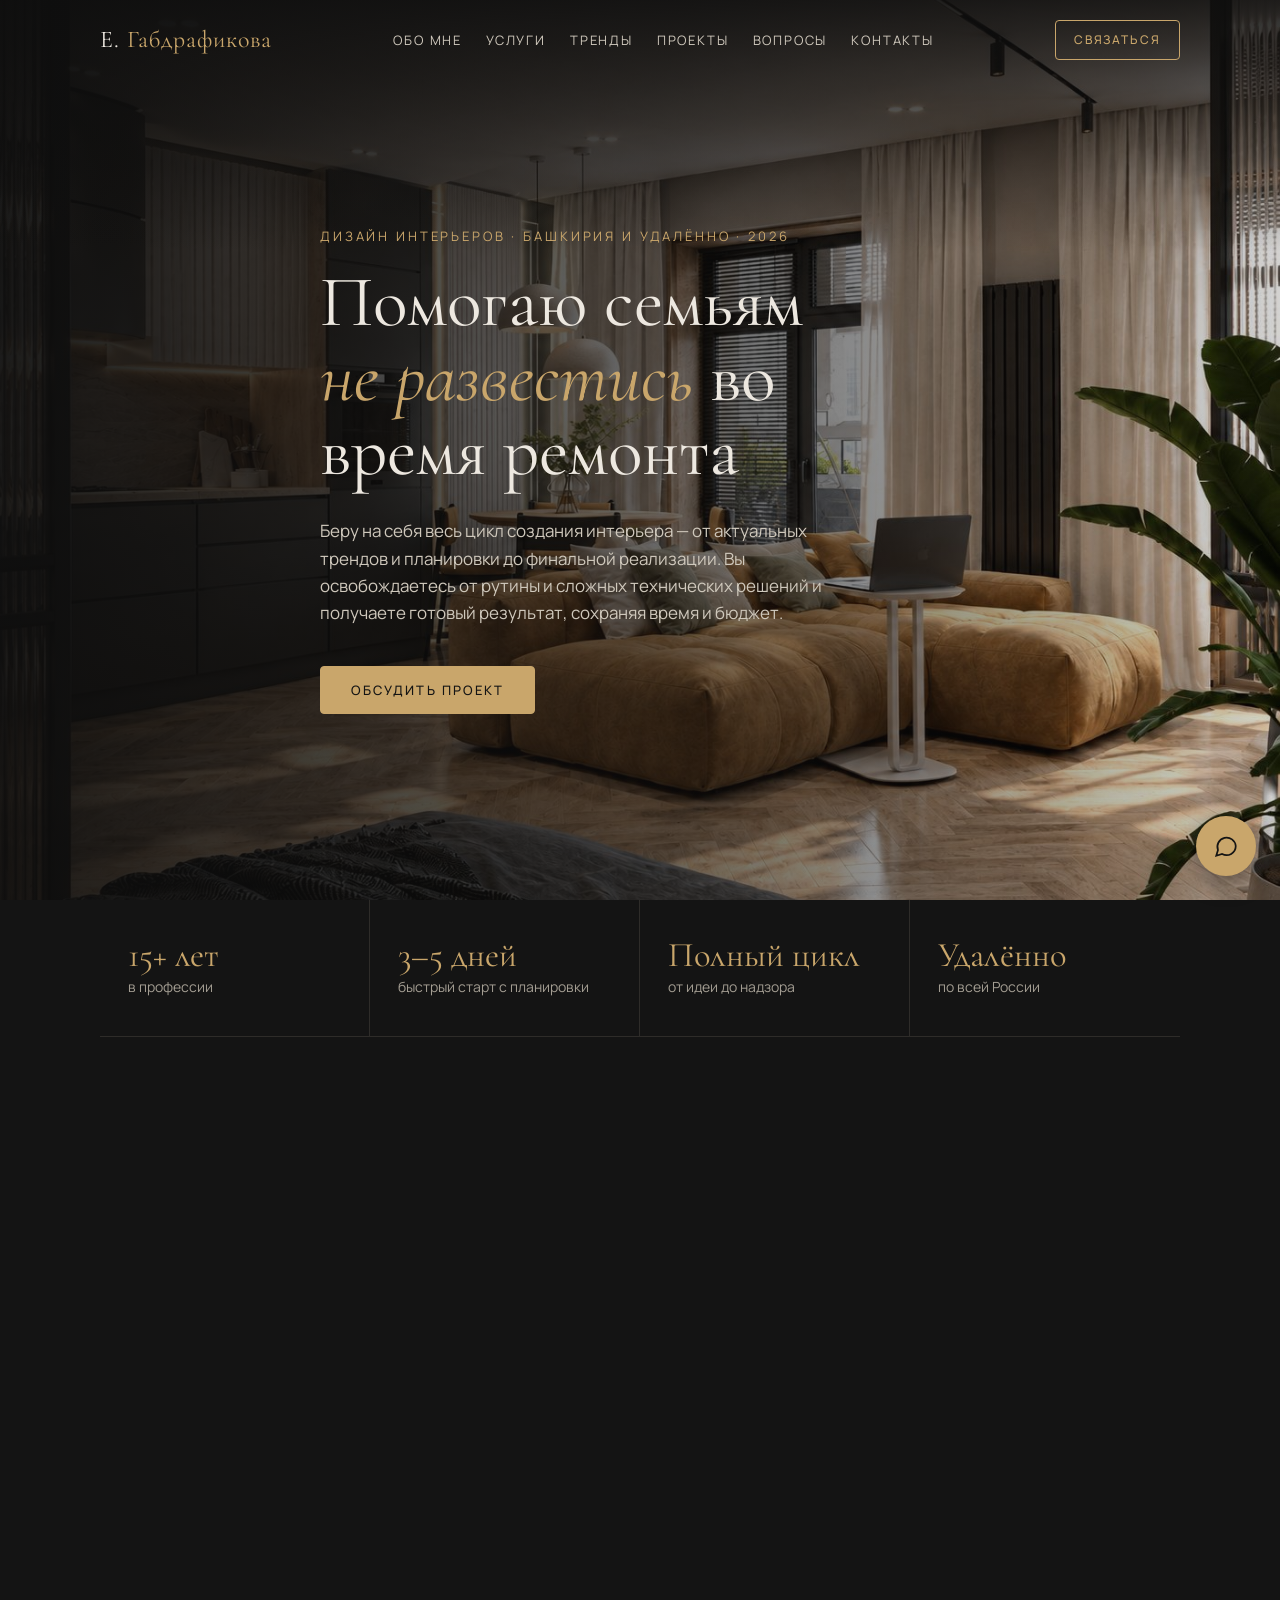
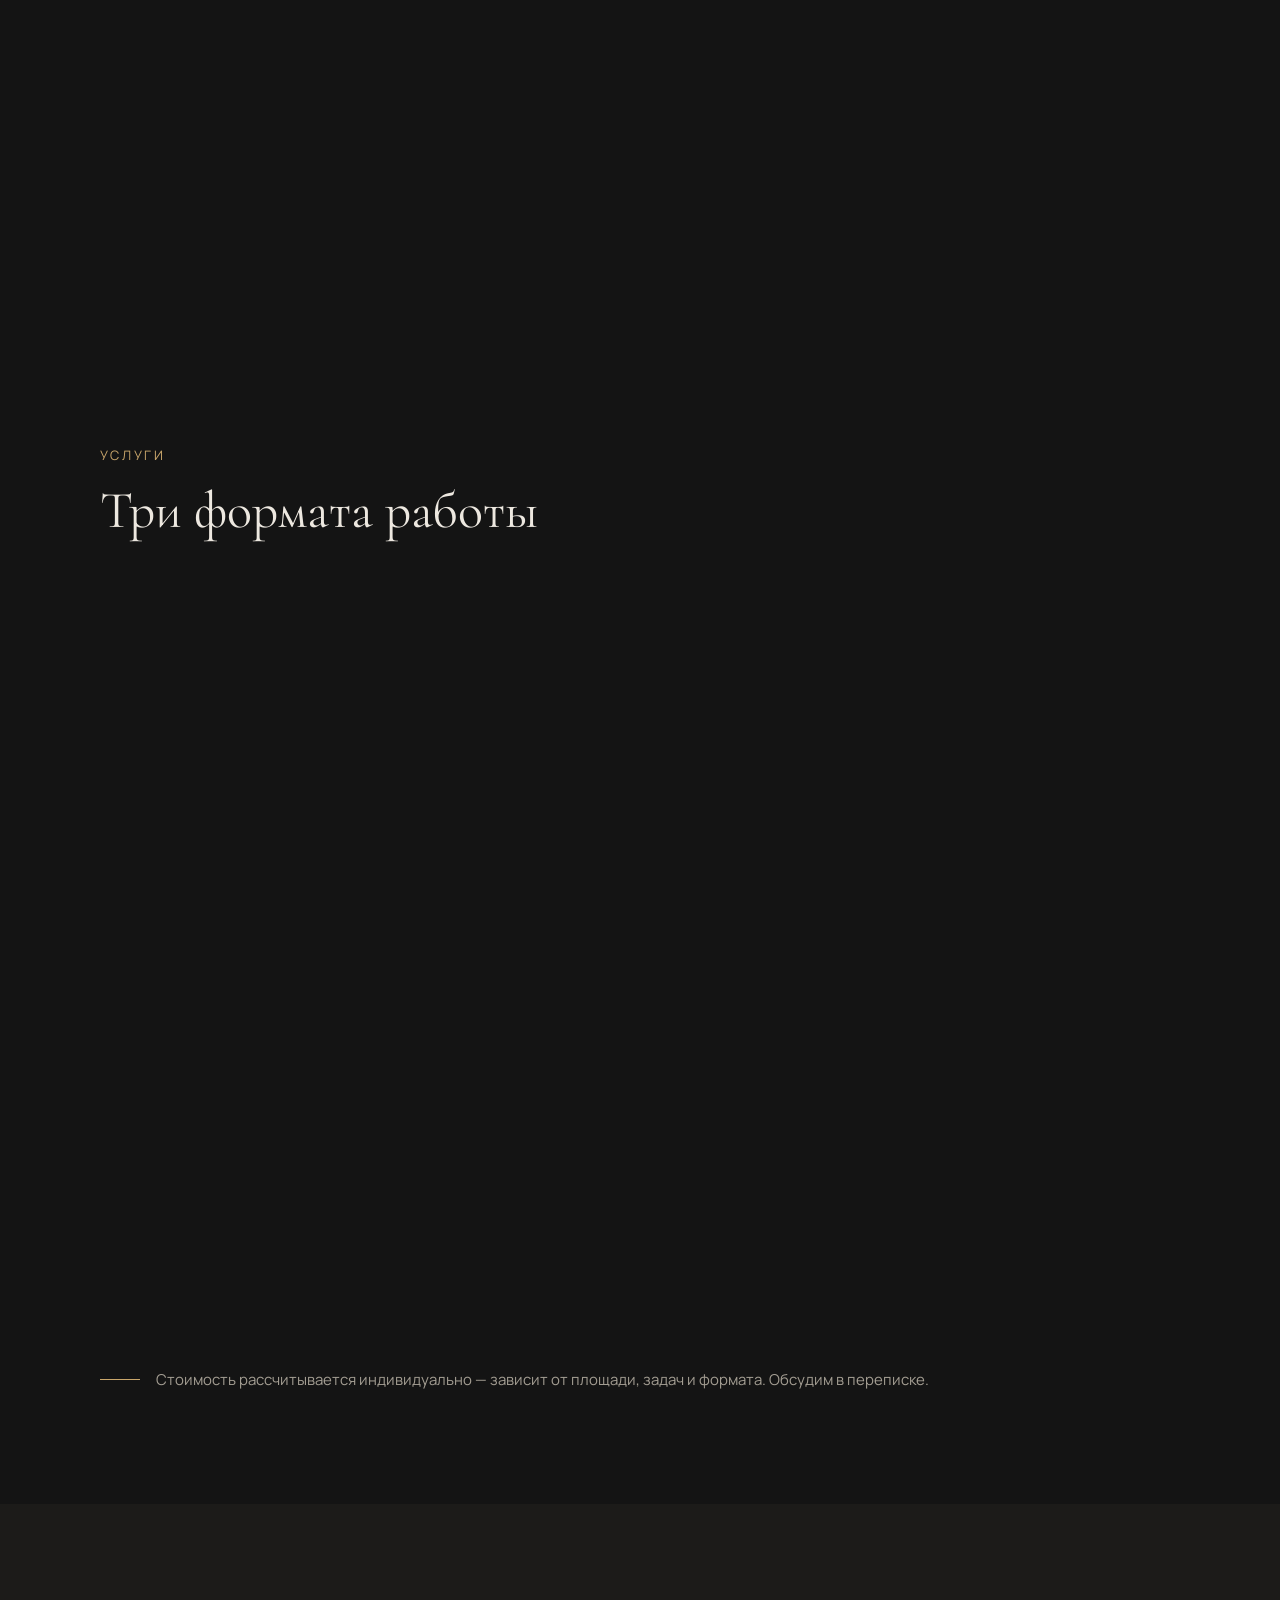
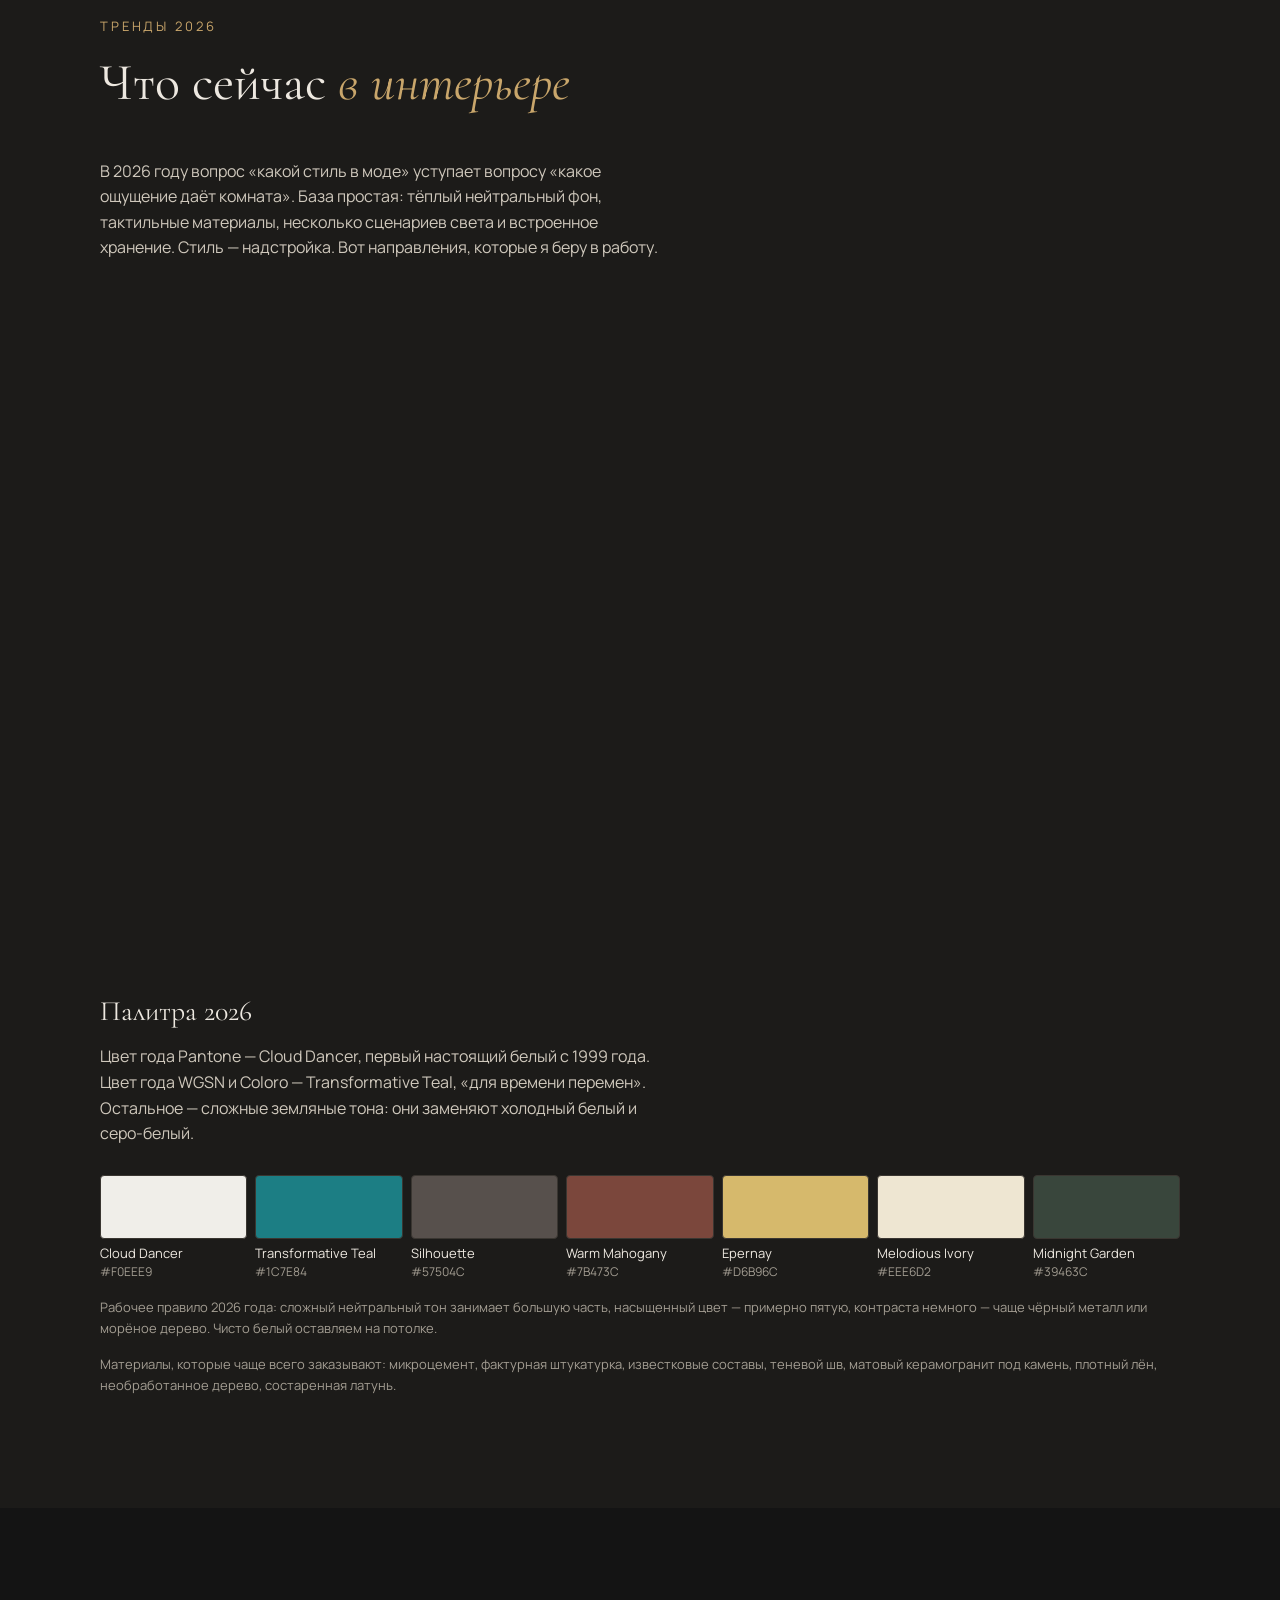
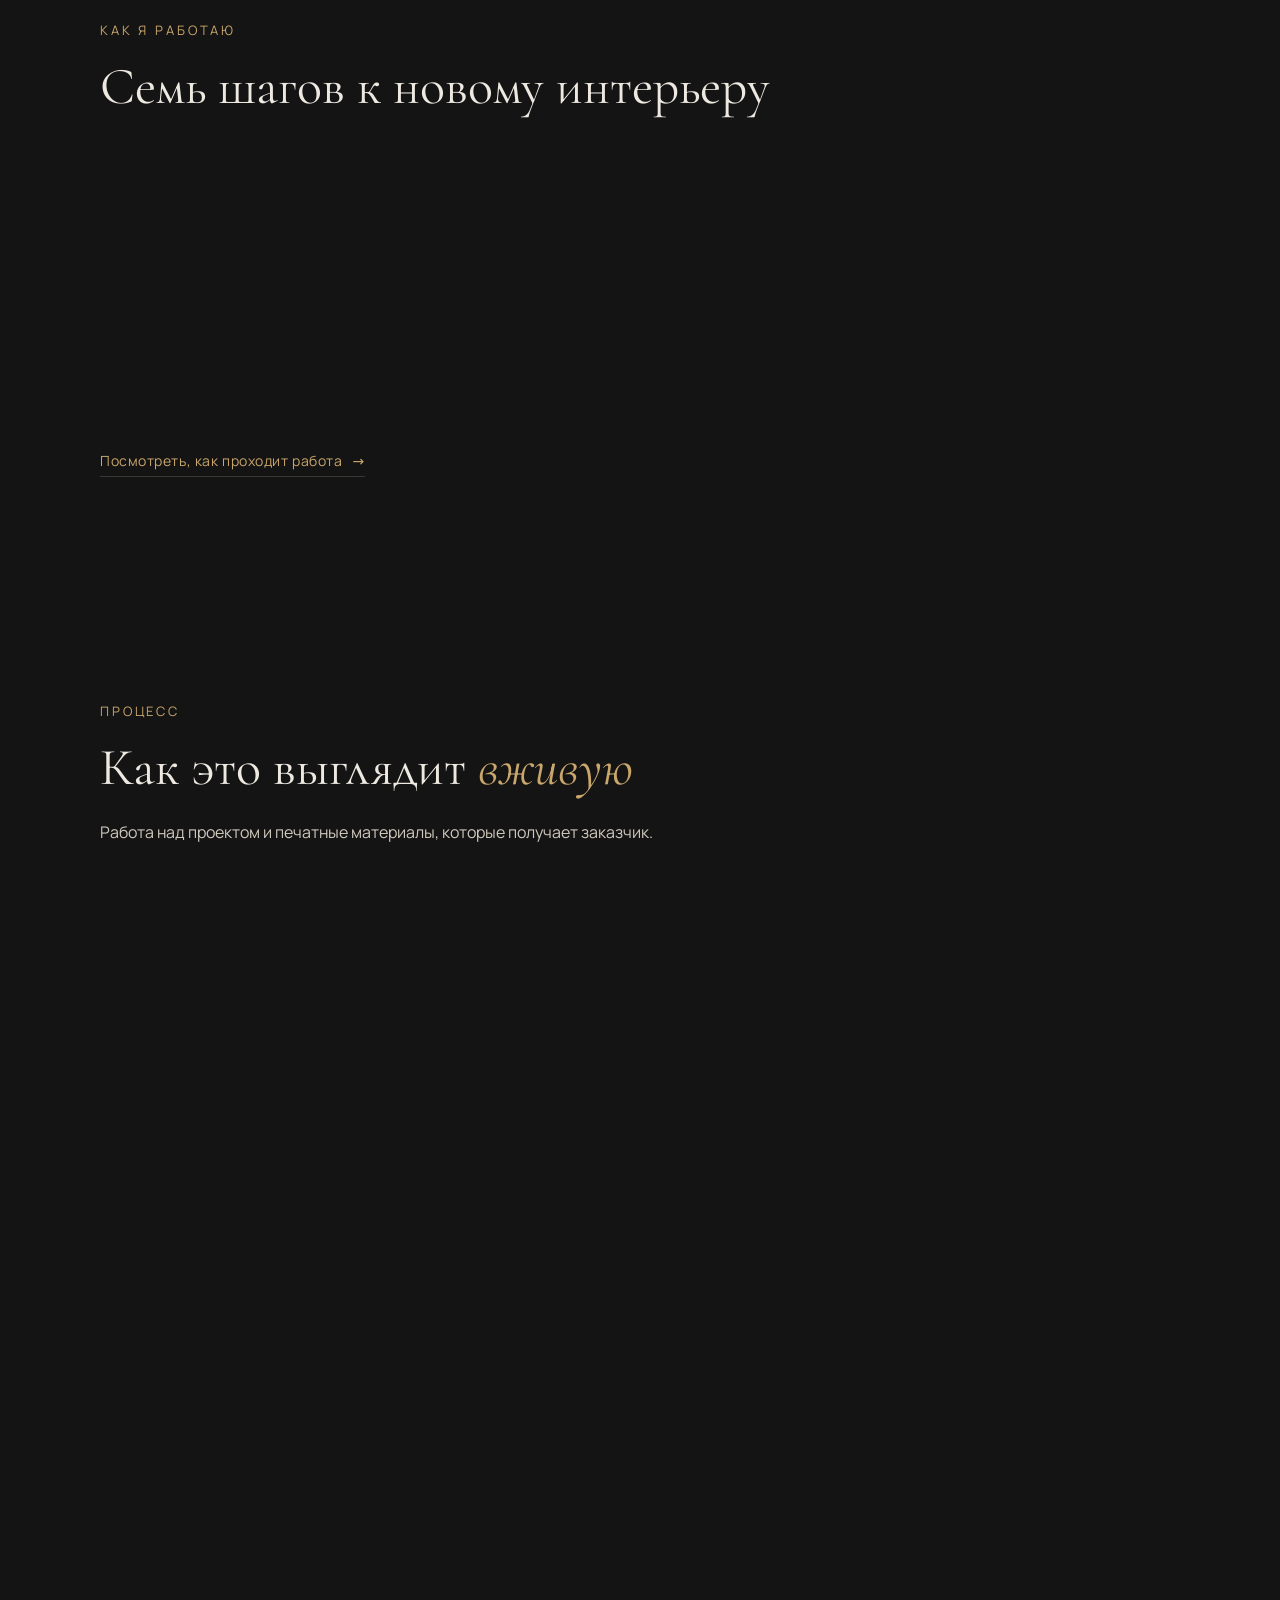
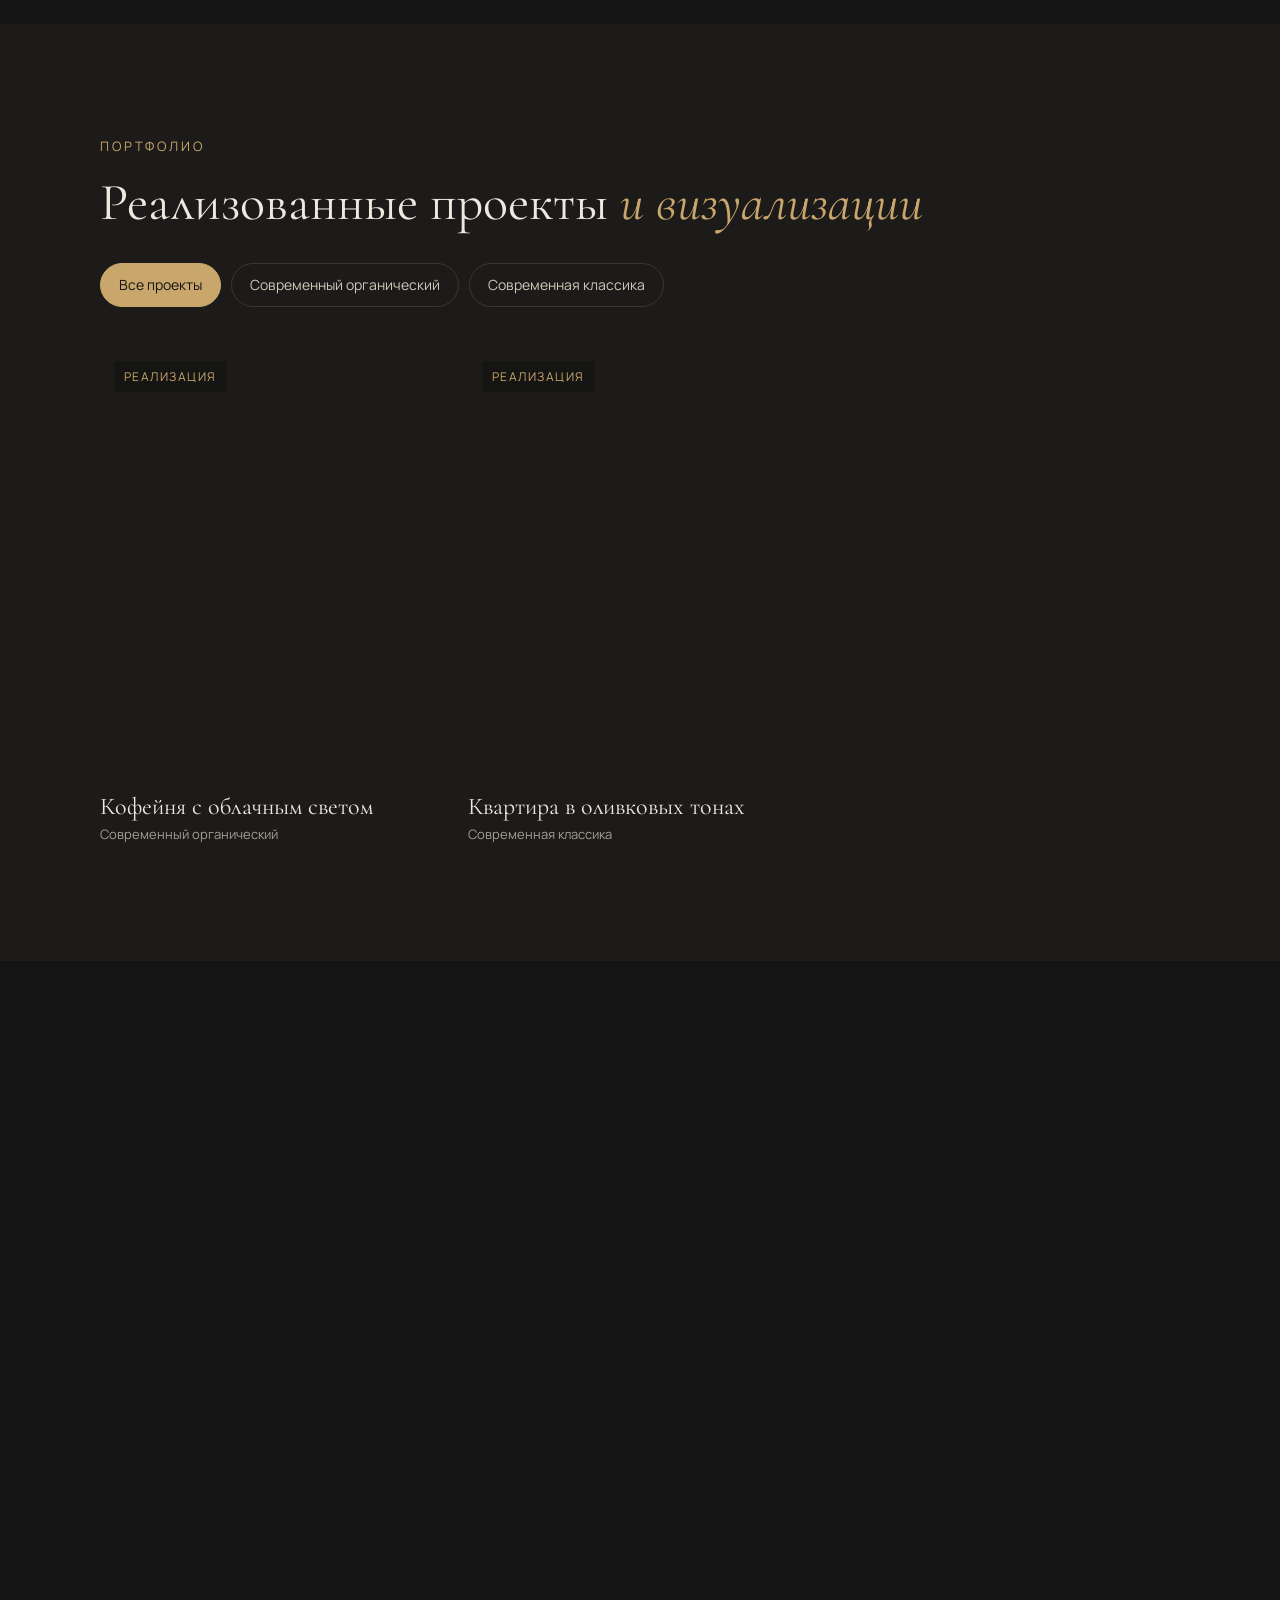
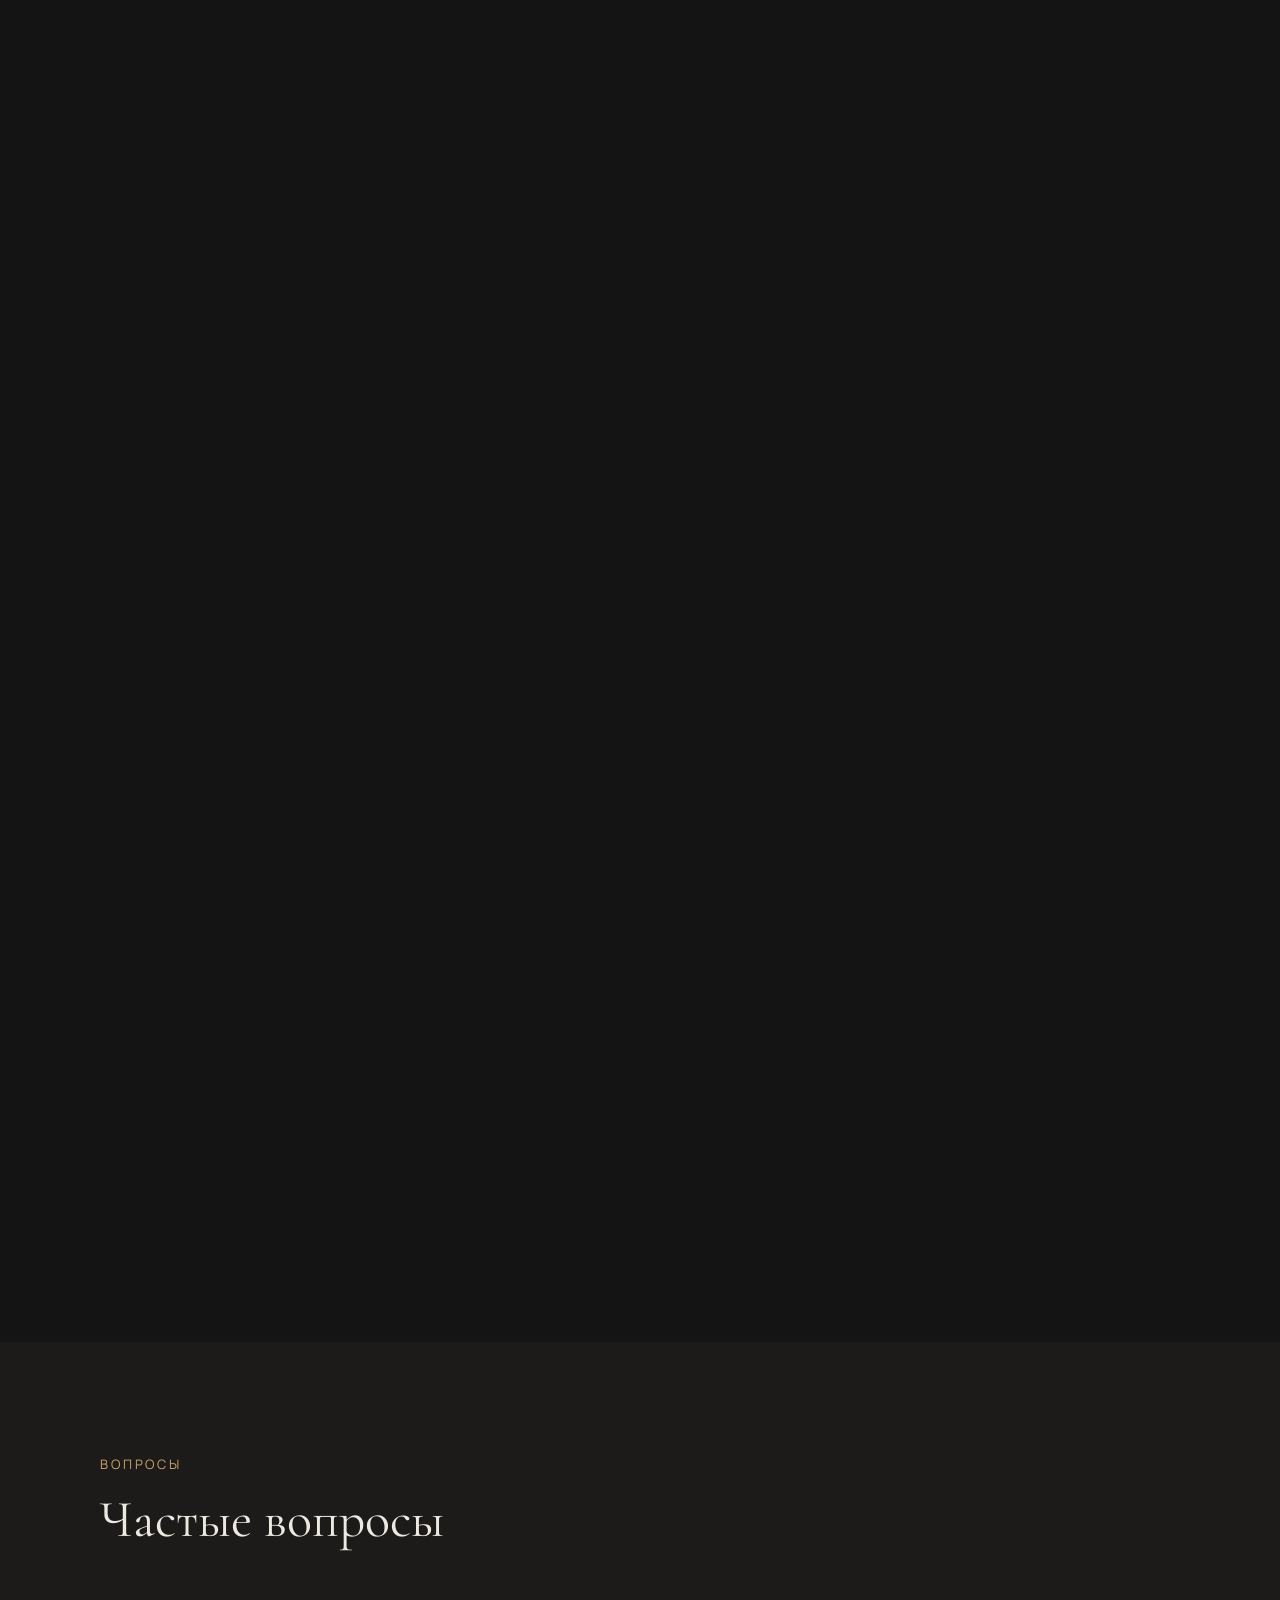
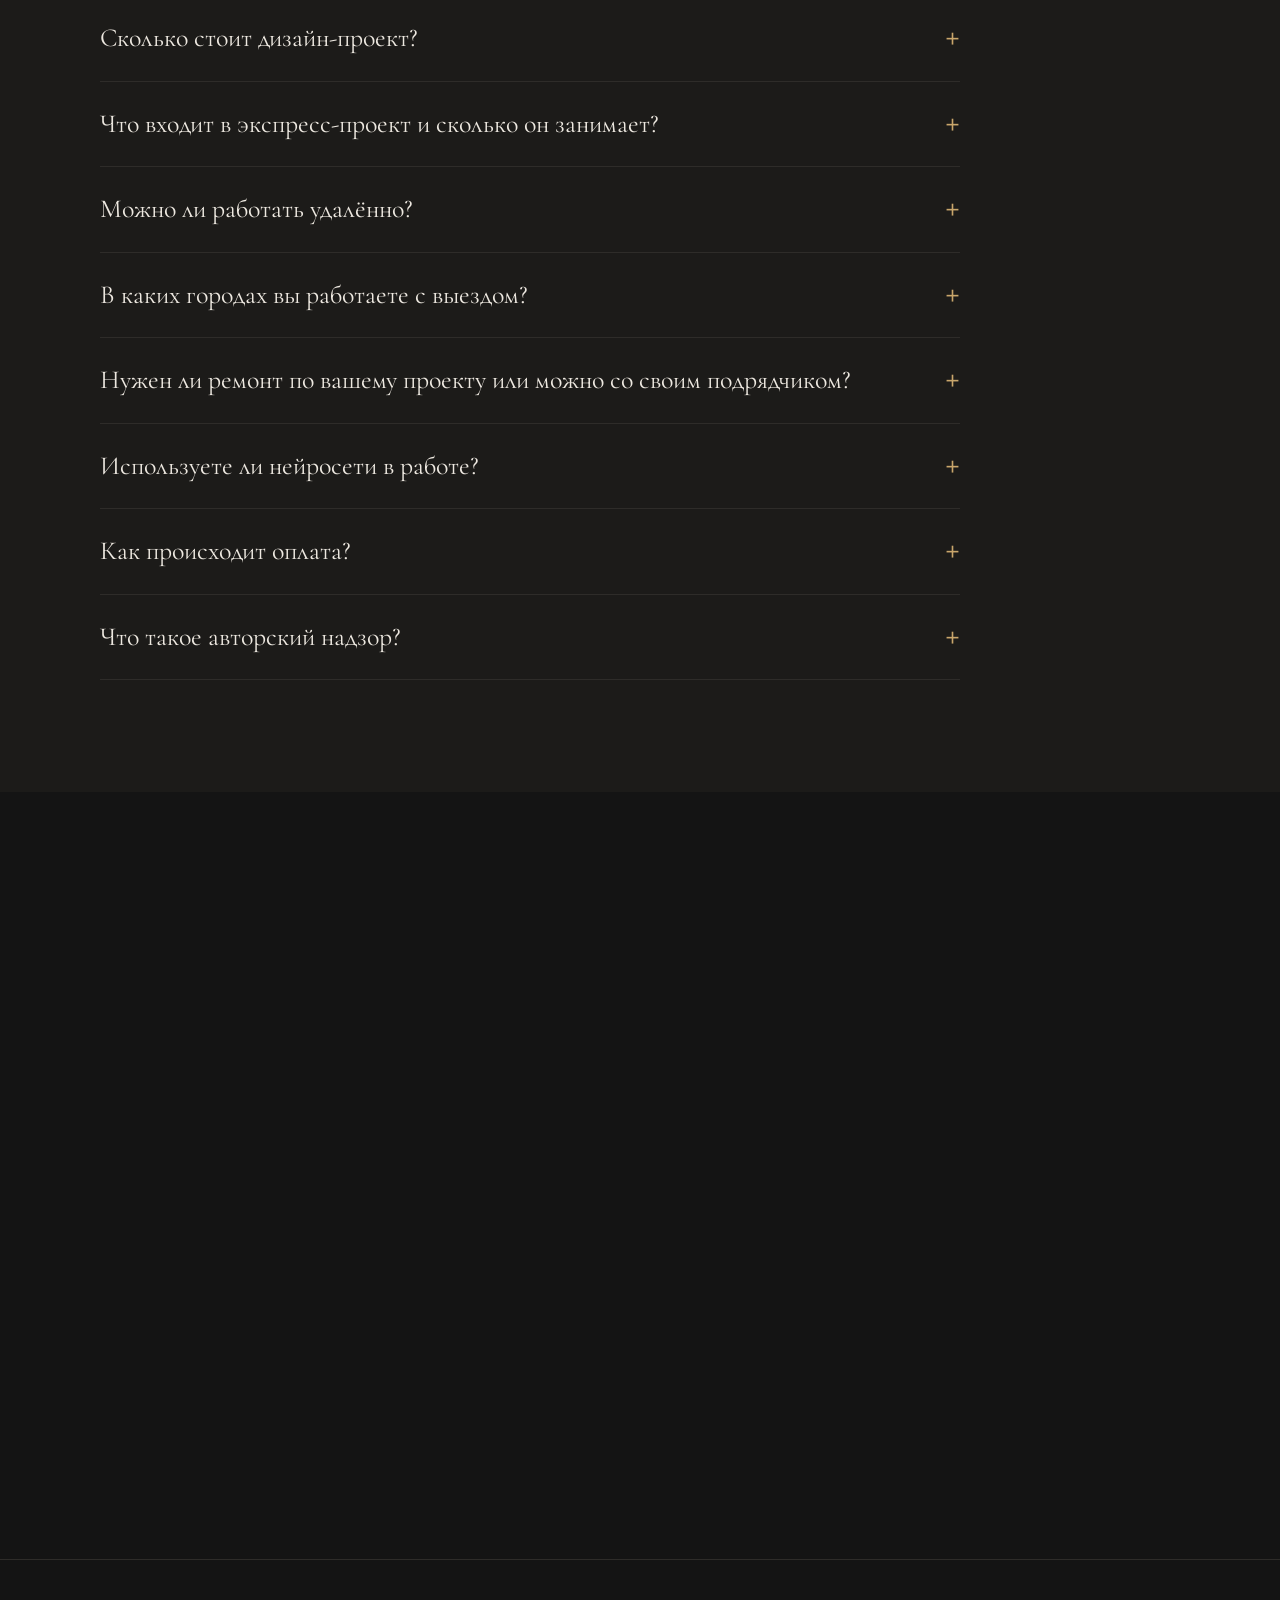
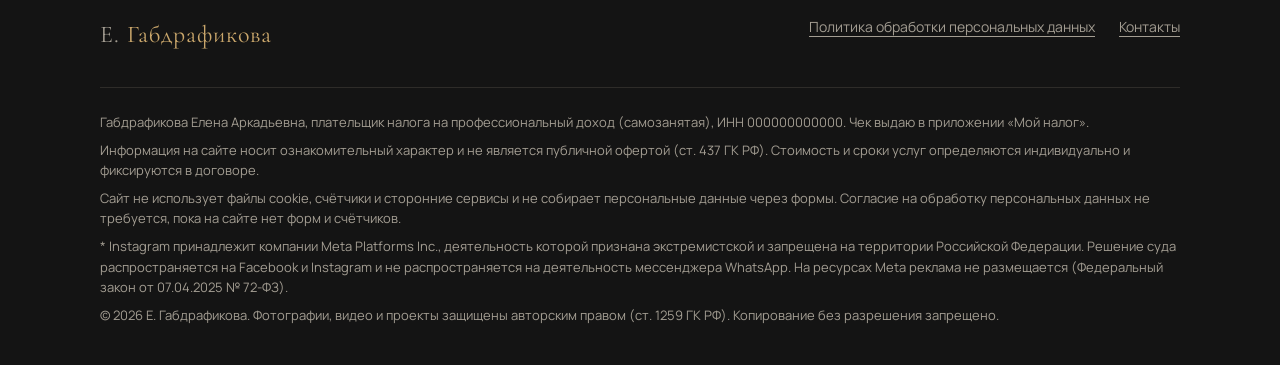
<file: index.html>
<!doctype html>
<html lang="ru">
<head>
<meta charset="utf-8">
<meta name="viewport" content="width=device-width, initial-scale=1, viewport-fit=cover">
<!-- Безопасность: разрешены только собственные файлы сайта, никаких внешних скриптов, фреймов и форм -->
<meta http-equiv="Content-Security-Policy" content="default-src 'none'; script-src 'self'; style-src 'self'; img-src 'self' data:; media-src 'self'; font-src 'self'; manifest-src 'self'; connect-src 'none'; frame-src 'none'; object-src 'none'; base-uri 'none'; form-action 'none'; upgrade-insecure-requests">
<meta name="referrer" content="strict-origin-when-cross-origin">
<meta name="color-scheme" content="dark">
<title>Елена Габдрафикова — дизайн интерьеров в Башкирии: Туймазы, Уфа, Октябрьский</title>
<meta name="description" content="Дизайнер интерьеров, опыт более 15 лет. Экспресс-планировка за 3–5 дней, дизайн-проект с 3D, рабочие чертежи и авторский надзор. Туймазы, Уфа, Октябрьский и удалённо по России.">
<meta name="robots" content="index, follow, max-image-preview:large">
<meta name="author" content="Габдрафикова Елена Аркадьевна">
<meta name="geo.region" content="RU-BAS">
<meta name="geo.placename" content="Туймазы">
<meta name="geo.position" content="54.50560;53.21100">
<meta name="ICBM" content="54.50560, 53.21100">
<meta name="theme-color" content="#141414">
<!-- ЗАМЕНИТЬ example.ru на свой домен после его покупки (canonical, og, JSON-LD, robots.txt, sitemap.xml) -->
<link rel="canonical" href="https://example.ru/">
<meta property="og:type" content="website">
<meta property="og:locale" content="ru_RU">
<meta property="og:site_name" content="Елена Габдрафикова — дизайн интерьеров">
<meta property="og:url" content="https://example.ru/">
<meta property="og:title" content="Елена Габдрафикова — дизайн интерьеров в Башкирии">
<meta property="og:description" content="Помогаю семьям не развестись во время ремонта. Полный цикл: от идеи до авторского надзора. Работаю с выездом и удалённо.">
<meta property="og:image" content="https://example.ru/assets/img/hero.jpg">
<meta property="og:image:width" content="1404">
<meta property="og:image:height" content="1120">
<meta property="og:image:alt" content="Интерьер, спроектированный Еленой Габдрафиковой">
<meta name="twitter:card" content="summary_large_image">
<meta name="twitter:title" content="Елена Габдрафикова — дизайн интерьеров в Башкирии">
<meta name="twitter:description" content="Экспресс-проект, дизайн-проект с 3D, чертежи и авторский надзор. Туймазы, Уфа, Октябрьский и удалённо по России.">
<meta name="twitter:image" content="https://example.ru/assets/img/hero.jpg">
<meta name="twitter:image:alt" content="Интерьер, спроектированный Еленой Габдрафиковой">
<!-- ЗАМЕНИТЬ: вставьте код подтверждения из Яндекс Вебмастера (meta name="yandex-verification") -->
<link rel="icon" href="assets/img/favicon.svg" type="image/svg+xml">
<link rel="preload" href="assets/fonts/cormorant-garamond-cyrillic-400-normal.woff2" as="font" type="font/woff2" crossorigin>
<link rel="preload" href="assets/fonts/manrope-cyrillic-400-normal.woff2" as="font" type="font/woff2" crossorigin>
<link rel="preload" href="assets/img/hero.jpg" as="image" fetchpriority="high">
<link rel="stylesheet" href="assets/css/fonts.css">
<link rel="stylesheet" href="assets/css/style.css">
<script type="application/ld+json">
{
  "@context": "https://schema.org",
  "@graph": [
    {
      "@type": "WebSite",
      "@id": "https://example.ru/#website",
      "url": "https://example.ru/",
      "name": "Елена Габдрафикова — дизайн интерьеров",
      "inLanguage": "ru-RU",
      "publisher": { "@id": "https://example.ru/#business" }
    },
    {
      "@type": "Person",
      "@id": "https://example.ru/#elena",
      "name": "Габдрафикова Елена Аркадьевна",
      "jobTitle": "Дизайнер интерьеров",
      "description": "Дизайнер интерьеров с профильным образованием и опытом более 15 лет. Работаю с частными квартирами и домами в Башкирии и по России.",
      "worksFor": { "@id": "https://example.ru/#business" },
      "knowsAbout": [
        "Дизайн интерьеров",
        "Планировочные решения",
        "3D-визуализация",
        "Рабочие чертежи",
        "Комплектация и подбор материалов",
        "Авторский надзор"
      ],
      "knowsLanguage": ["ru"],
      "sameAs": [
        "https://vk.ru/lena_dizain",
        "https://www.instagram.com/_elena.designer/"
      ]
    },
    {
      "@type": "ProfessionalService",
      "@id": "https://example.ru/#business",
      "name": "Елена Габдрафикова — дизайн интерьеров",
      "alternateName": "Дизайн интерьеров в Туймазах, Уфе и Октябрьском",
      "url": "https://example.ru/",
      "image": [
        "https://example.ru/assets/img/hero.jpg",
        "https://example.ru/assets/img/projects/cafe-01.jpg",
        "https://example.ru/assets/img/projects/green-flat-02.jpg"
      ],
      "telephone": "+79279450878",
      "email": "Lna.ru@rambler.ru",
      "priceRange": "$$",
      "currenciesAccepted": "RUB",
      "paymentAccepted": "Самозанятость (НПД), безналичный перевод, наличные",
      "address": {
        "@type": "PostalAddress",
        "addressLocality": "Туймазы",
        "addressRegion": "Республика Башкортостан",
        "addressCountry": "RU"
      },
      "geo": { "@type": "GeoCoordinates", "latitude": 54.50560, "longitude": 53.21100 },
      "openingHoursSpecification": [
        { "@type": "OpeningHoursSpecification", "dayOfWeek": ["Monday","Tuesday","Wednesday","Thursday","Friday"], "opens": "10:00", "closes": "19:00" },
        { "@type": "OpeningHoursSpecification", "dayOfWeek": "Saturday", "opens": "10:00", "closes": "15:00" }
      ],
      "areaServed": [
        { "@type": "City", "name": "Туймазы" },
        { "@type": "City", "name": "Уфа" },
        { "@type": "City", "name": "Октябрьский" },
        { "@type": "City", "name": "Белебей" },
        { "@type": "City", "name": "Бавлы" },
        { "@type": "City", "name": "Дюртюли" },
        { "@type": "City", "name": "Стерлитамак" },
        { "@type": "City", "name": "Нефтекамск" },
        { "@type": "City", "name": "Набережные Челны" },
        { "@type": "AdministrativeArea", "name": "Республика Башкортостан" },
        { "@type": "AdministrativeArea", "name": "Республика Татарстан" },
        { "@type": "Country", "name": "Россия" }
      ],
      "employee": { "@id": "https://example.ru/#elena" },
      "availableLanguage": { "@type": "Language", "name": "Russian", "alternateName": "ru" },
      "sameAs": [
        "https://vk.ru/lena_dizain",
        "https://www.instagram.com/_elena.designer/"
      ],
      "hasOfferCatalog": {
        "@type": "OfferCatalog",
        "name": "Форматы работы",
        "itemListElement": [
          {
            "@type": "Offer",
            "itemOffered": {
              "@type": "Service",
              "name": "Экспресс-проект",
              "serviceType": "Планировочные решения, обмерный план, мудборд и подборка идей",
              "provider": { "@id": "https://example.ru/#business" }
            }
          },
          {
            "@type": "Offer",
            "itemOffered": {
              "@type": "Service",
              "name": "Дизайн-проект",
              "serviceType": "Планировки, 3D-визуализация, подбор материалов, ведомости мебели и света",
              "provider": { "@id": "https://example.ru/#business" }
            }
          },
          {
            "@type": "Offer",
            "itemOffered": {
              "@type": "Service",
              "name": "Полный проект и авторский надзор",
              "serviceType": "Рабочие чертежи, комплектация, выезды на подбор, авторский надзор на объекте",
              "provider": { "@id": "https://example.ru/#business" }
            }
          },
          {
            "@type": "Offer",
            "itemOffered": {
              "@type": "Service",
              "name": "Быстрый старт: планировка за 3–5 дней",
              "serviceType": "Планировочное решение, зонирование и мудборд",
              "provider": { "@id": "https://example.ru/#business" }
            }
          }
        ]
      }
    },
    {
      "@type": "FAQPage",
      "@id": "https://example.ru/#faq",
      "comment": "Разметка FAQPage нужна прежде всего Яндексу (в мобильной выдаче показываются вопрос и ответ). С 7 мая 2026 года Google убрал расширенные сниппеты FAQ для всех типов сайтов, включая государственные и медицинские.",
      "mainEntity": [
        {
          "@type": "Question",
          "name": "Сколько стоит дизайн-проект?",
          "acceptedAnswer": { "@type": "Answer", "text": "Стоимость рассчитывается индивидуально: зависит от площади, количества помещений и выбранного формата. Напишите мне — я задам несколько вопросов и назову точную цену. Публичный прайс на сайте не размещаю намеренно: стоимость каждого проекта считается по его объёму и составу работ." }
        },
        {
          "@type": "Question",
          "name": "Что входит в экспресс-проект и сколько он занимает?",
          "acceptedAnswer": { "@type": "Answer", "text": "Обмерный план, план расстановки мебели, мудборд и подборка идей с референсами — обычно 1–2 недели. Если нужно ещё быстрее, есть формат «быстрый старт»: планировочное решение и мудборд за 3–5 дней." }
        },
        {
          "@type": "Question",
          "name": "Можно ли работать удалённо?",
          "acceptedAnswer": { "@type": "Answer", "text": "Да. Обмеры можно сделать по моей инструкции с фото и видео, а встречи, согласования и передача чертежей проходят онлайн. Авторский надзор нужен только там, где идут ремонтные работы." }
        },
        {
          "@type": "Question",
          "name": "В каких городах вы работаете с выездом?",
          "acceptedAnswer": { "@type": "Answer", "text": "Туймазы, Уфа, Октябрьский, Белебей, Бавлы, Дюртюли, Стерлитамак, Нефтекамск и Набережные Челны, а также ближайшие города Башкортостана и Татарстана. Остальные регионы — удалённо, по всей России." }
        },
        {
          "@type": "Question",
          "name": "Нужен ли ремонт по вашему проекту или можно со своим подрядчиком?",
          "acceptedAnswer": { "@type": "Answer", "text": "Можно работать с любым подрядчиком. Я передаю рабочие чертежи, ведомости и спецификации, а если нужно — веду авторский надзор, чтобы бригада работала по проекту и не спорила с ним на месте." }
        },
        {
          "@type": "Question",
          "name": "Используете ли нейросети в работе?",
          "acceptedAnswer": { "@type": "Answer", "text": "Да, но ограниченно. Нейросети я использую только на этапе постобработки готовых визуализаций — для обработки изображения и добавления теней. Все основные проектные решения, планировки, рабочие чертежи и финальные 3D-визуализации я делаю вручную. Нейросеть не заменяет проектирование и не используется для генерации концепции или стиля." }
        },
        {
          "@type": "Question",
          "name": "Как происходит оплата?",
          "acceptedAnswer": { "@type": "Answer", "text": "Я работаю как самозанятая: после оплаты выдаю чек в приложении «Мой налог». Обычно работа идёт по этапам — предоплата, затем оплата по завершённым этапам. С юридическими лицами ставка налога на профессиональный доход — 6 %, с физическими — 4 %." }
        },
        {
          "@type": "Question",
          "name": "Что такое авторский надзор?",
          "acceptedAnswer": { "@type": "Answer", "text": "Это регулярные выезды на объект: я проверяю, что строители работают по чертежам, решаю вопросы на месте, принимаю технические узлы и не даю проекту «уплыть» от задуманного." }
        }
      ]
    }
  ]
}
</script>
<script src="assets/js/data.js" defer></script>
<script src="assets/js/main.js" defer></script>
</head>
<body>
<a class="skip" href="#main">Перейти к содержанию</a>

<header class="header" id="top">
  <div class="container header__in">
    <a class="logo" href="#top" aria-label="На главную">Е. <span>Габдрафикова</span></a>
    <nav class="nav" id="nav" aria-label="Основное меню">
      <a href="#about">Обо мне</a>
      <a href="#services">Услуги</a>
      <a href="#trends">Тренды</a>
      <a href="#portfolio">Проекты</a>
      <a href="#faq">Вопросы</a>
      <a href="#contacts">Контакты</a>
    </nav>
    <a class="btn btn--sm header__cta" href="#contacts">Связаться</a>
    <button class="burger" type="button" aria-controls="nav" aria-expanded="false" aria-label="Открыть меню"><span></span><span></span><span></span></button>
  </div>
</header>

<main id="main">
  <!-- 1. Первый экран -->
  <section class="hero">
    <div class="container">
      <div class="hero__box">
        <span class="kicker">Дизайн интерьеров · Башкирия и удалённо · 2026</span>
        <h1>Помогаю семьям <em>не развестись</em> во время ремонта</h1>
        <p>Беру на себя весь цикл создания интерьера — от актуальных трендов и планировки до финальной реализации. Вы освобождаетесь от рутины и сложных технических решений и получаете готовый результат, сохраняя время и бюджет.</p>
        <div class="hero__actions">
          <a class="btn btn--fill" href="#contacts">Обсудить проект</a>
        </div>
      </div>
    </div>
  </section>

  <div class="container">
    <ul class="stats">
      <li><b>15+ лет</b><span>в профессии</span></li>
      <li><b>3–5 дней</b><span>быстрый старт с планировки</span></li>
      <li><b>Полный цикл</b><span>от идеи до надзора</span></li>
      <li><b>Удалённо</b><span>по всей России</span></li>
    </ul>
  </div>

  <!-- 2. Обо мне -->
  <section class="section" id="about">
    <div class="container about">
      <div class="about__photo reveal">
        <video class="about__video" src="assets/video/elena-about.mp4" poster="assets/img/elena.jpg" width="1080" height="1920" muted loop playsinline preload="metadata" aria-label="Дизайнер интерьера Елена Габдрафикова">
          <img src="assets/img/elena.jpg" width="747" height="1000" alt="Дизайнер интерьера Елена Габдрафикова" loading="lazy" decoding="async">
        </video>
      </div>
      <div class="reveal">
        <span class="kicker">Обо мне</span>
        <h2 class="h2">Спокойствие — <em>часть проекта</em></h2>
        <p>Меня зовут Елена Аркадьевна Габдрафикова. Я дизайнер интерьера с профильным образованием и опытом более 15 лет.</p>
        <p>Моя задача — чтобы ремонт прошёл спокойно: без ссор, лишних трат и бессонных ночей. Вы утверждаете решения, а всю техническую часть — чертежи, подбор материалов, общение с поставщиками и контроль на объекте — я беру на себя.</p>
        <p>Работаю с тёплыми, тактильными интерьерами: микроцемент и фактурная штукатурка, дерево, известковые составы, плотный лён. В башкирских проектах часто подключаю локальный колорит — орнамент, кожу и дерево — в современной подаче.</p>
        <p class="quote">«Вы освобождаетесь от рутины и получаете только готовый, проработанный результат»</p>
        <p class="muted">Работаю с выездом на объект и удалённо:</p>
        <ul class="geo">
          <li>Туймазы</li><li>Уфа</li><li>Октябрьский</li><li>Белебей</li><li>Бавлы</li><li>Дюртюли</li><li>Стерлитамак</li><li>Нефтекамск</li><li>Набережные Челны</li><li>Татарстан</li><li>Удалённо по России</li>
        </ul>
      </div>
    </div>
  </section>

  <!-- 3. Услуги -->
  <section class="section section--tight" id="services">
    <div class="container">
      <span class="kicker">Услуги</span>
      <h2 class="h2">Три формата работы</h2>
      <div class="services reveal">
        <article class="service">
          <span class="service__num">01</span>
          <h3>Экспресс-проект</h3>
          <p class="service__sub">Быстро и без лишних затрат</p>
          <ul>
            <li>Обмерный план</li>
            <li>План расстановки мебели</li>
            <li>Мудборд и подборка идей</li>
            <li>Без 3D-визуализации</li>
          </ul>
          <a class="btn" href="#contacts">Узнать стоимость</a>
        </article>
        <article class="service service--accent">
          <span class="service__num">02</span>
          <h3>Дизайн-проект</h3>
          <p class="service__sub">Видите интерьер до начала ремонта</p>
          <ul>
            <li>Обмерный план и планировки</li>
            <li>3D-визуализация помещений</li>
            <li>Подбор отделочных материалов</li>
            <li>Ведомость мебели и света</li>
          </ul>
          <a class="btn btn--fill" href="#contacts">Узнать стоимость</a>
        </article>
        <article class="service">
          <span class="service__num">03</span>
          <h3>Полный проект и надзор</h3>
          <p class="service__sub">Под ключ — от идеи до новоселья</p>
          <ul>
            <li>Всё из дизайн-проекта</li>
            <li>Полный пакет рабочих чертежей</li>
            <li>Совместные выезды на подбор</li>
            <li>Авторский надзор на объекте</li>
          </ul>
          <a class="btn" href="#contacts">Узнать стоимость</a>
        </article>
      </div>
      <div class="banner reveal">
        <div>
          <h3>Быстрый старт: планировка за 3–5 дней</h3>
          <p>Если нужно понять, что делать с квартирой, — начнём с планировочного решения, зонирования и мудборда. Быстрый формат помогает определиться со стилем и бюджетом до полного проекта.</p>
        </div>
        <a class="btn btn--fill" href="#contacts">Спросить про быстрый старт</a>
      </div>
      <p class="price-note">Стоимость рассчитывается индивидуально — зависит от площади, задач и формата. Обсудим в переписке.</p>
    </div>
  </section>

  <!-- 3a. Тренды 2026 -->
  <section class="section section--alt" id="trends">
    <div class="container">
      <span class="kicker">Тренды 2026</span>
      <h2 class="h2">Что сейчас <em>в интерьере</em></h2>
      <p class="lead">В 2026 году вопрос «какой стиль в моде» уступает вопросу «какое ощущение даёт комната». База простая: тёплый нейтральный фон, тактильные материалы, несколько сценариев света и встроенное хранение. Стиль — надстройка. Вот направления, которые я беру в работу.</p>
      <div class="trends reveal">
        <article class="trend">
          <span class="trend__tag">База</span>
          <h3>Тёплый органический минимализм</h3>
          <p>Холодный минимализм ушёл. Тёплые нейтрали, матовые фактурные стены, микроцемент и известковые составы, дерево с открытым тактильным рисунком. Ничего лишнего — но по-домашнему, а не по-выставочному.</p>
        </article>
        <article class="trend">
          <span class="trend__tag">Объём</span>
          <h3>Сдержанный максимализм</h3>
          <p>Пустые стены уступают место слоёному текстилю: ковёр поверх ковра, пледы, плотный лён, керамика ручной работы, винтажная мебель. Много предметов, но каждый осмысленный.</p>
        </article>
        <article class="trend">
          <span class="trend__tag">Смешение</span>
          <h3>Эклектика и «осовременённая древность»</h3>
          <p>Смешение эпох: антикварный комод рядом с минималистичной кухней. Отдельный тренд — региональная идентичность в современной подаче: в наших проектах это башкирский орнамент, кожа и дерево.</p>
        </article>
        <article class="trend">
          <span class="trend__tag">Материал</span>
          <h3>Тактильный натурализм</h3>
          <p>Материалы с патиной, а не просто износом: необработанное дерево, камень, штукатурка с лёгким облаком, состаренная латунь, зеллиге с неровным краем. Видно руку мастера — и это ценится.</p>
        </article>
        <article class="trend">
          <span class="trend__tag">Техника</span>
          <h3>Невидимый хай-тек</h3>
          <p>Техника прячется: розетки и зарядные модули встроены в столешницу, телевизор за картиной, вместо плинтуса — теневой шов, свет — по сценариям, а не «люстра в центре».</p>
        </article>
        <article class="trend">
          <span class="trend__tag">Акцент</span>
          <h3>Дофаминовый декор</h3>
          <p>Один насыщенный акцент на комнату — цвет, постер, арт-объект или глянцевый шкаф в глубоком оттенке. Выход из «бежевого минимализма», где интерьер выглядит дорого, но неживо.</p>
        </article>
      </div>

      <h3 class="sub-h">Палитра 2026</h3>
      <p class="lead">Цвет года Pantone — Cloud Dancer, первый настоящий белый с 1999 года. Цвет года WGSN и Coloro — Transformative Teal, «для времени перемен». Остальное — сложные земляные тона: они заменяют холодный белый и серо-белый.</p>
      <div class="palette palette--7">
        <div class="swatch"><div class="swatch__c sw-c1"></div><div class="swatch__n">Cloud Dancer</div><div class="swatch__h">#F0EEE9</div></div>
        <div class="swatch"><div class="swatch__c sw-c2"></div><div class="swatch__n">Transformative Teal</div><div class="swatch__h">#1C7E84</div></div>
        <div class="swatch"><div class="swatch__c sw-c3"></div><div class="swatch__n">Silhouette</div><div class="swatch__h">#57504C</div></div>
        <div class="swatch"><div class="swatch__c sw-c4"></div><div class="swatch__n">Warm Mahogany</div><div class="swatch__h">#7B473C</div></div>
        <div class="swatch"><div class="swatch__c sw-c5"></div><div class="swatch__n">Epernay</div><div class="swatch__h">#D6B96C</div></div>
        <div class="swatch"><div class="swatch__c sw-c6"></div><div class="swatch__n">Melodious Ivory</div><div class="swatch__h">#EEE6D2</div></div>
        <div class="swatch"><div class="swatch__c sw-c7"></div><div class="swatch__n">Midnight Garden</div><div class="swatch__h">#39463C</div></div>
      </div>
      <p class="note">Рабочее правило 2026 года: сложный нейтральный тон занимает большую часть, насыщенный цвет — примерно пятую, контраста немного — чаще чёрный металл или морёное дерево. Чисто белый оставляем на потолке.</p>
      <p class="note">Материалы, которые чаще всего заказывают: микроцемент, фактурная штукатурка, известковые составы, теневой шв, матовый керамогранит под камень, плотный лён, необработанное дерево, состаренная латунь.</p>
    </div>
  </section>

  <!-- 4. Этапы -->
  <section class="section" id="steps">
    <div class="container">
      <span class="kicker">Как я работаю</span>
      <h2 class="h2">Семь шагов к&nbsp;новому интерьеру</h2>
      <ol class="steps reveal">
        <li class="step"><span class="step__dot">1</span><h3>Встреча и бриф</h3><p>Знакомимся, обсуждаем задачи, образ жизни и бюджет</p></li>
        <li class="step"><span class="step__dot">2</span><h3>Обмер и фотофиксация</h3><p>Точные замеры и фото объекта — основа проекта</p></li>
        <li class="step"><span class="step__dot">3</span><h3>Планировочные решения</h3><p>Несколько вариантов планировки и зонирования на выбор</p></li>
        <li class="step"><span class="step__dot">4</span><h3>Концепция и мудборд</h3><p>Стиль, палитра, материалы и настроение</p></li>
        <li class="step"><span class="step__dot">5</span><h3>3D-визуализация</h3><p>Видите будущий интерьер до начала ремонта</p></li>
        <li class="step"><span class="step__dot">6</span><h3>Чертежи и комплектация</h3><p>Рабочая документация, ведомости материалов и мебели</p></li>
        <li class="step"><span class="step__dot">7</span><h3>Надзор и приёмка</h3><p>Контроль на объекте до финального результата</p></li>
      </ol>
      <a class="steps__link" href="#process">Посмотреть, как проходит работа <span aria-hidden="true">→</span></a>
    </div>
  </section>

  <!-- 5. Как проходит работа -->
  <section class="section" id="process">
    <div class="container">
      <span class="kicker">Процесс</span>
      <h2 class="h2">Как это выглядит <em>вживую</em></h2>
      <p class="lead">Работа над проектом и печатные материалы, которые получает заказчик.</p>
      <div class="process-grid">
        <figure class="process-card reveal">
          <video controls preload="metadata" playsinline poster="assets/img/process-design.jpg" width="720" height="1280" aria-label="Разработка дизайн-проекта: планировка и рабочая документация">
            <source src="assets/video/process-design.mp4" type="video/mp4">
            Ваш браузер не поддерживает видео.
          </video>
          <figcaption>Разработка проекта: планировка, чертежи и рабочая документация</figcaption>
        </figure>
        <figure class="process-card reveal">
          <video controls preload="metadata" playsinline poster="assets/img/process-print.jpg" width="720" height="1280" aria-label="Печатные материалы: что заказчик получает на руки">
            <source src="assets/video/process-print.mp4" type="video/mp4">
            Ваш браузер не поддерживает видео.
          </video>
          <figcaption>Печатные материалы: что заказчик получает на руки</figcaption>
        </figure>
      </div>
    </div>
  </section>

  <!-- 6. Портфолио (карточки строятся из assets/js/data.js) -->
  <section class="section section--alt" id="portfolio">
    <div class="container">
      <span class="kicker">Портфолио</span>
      <h2 class="h2">Реализованные проекты <em>и визуализации</em></h2>
      <div class="filters" id="filters" role="group" aria-label="Фильтр по стилю"></div>
      <div class="grid" id="grid" aria-live="polite"></div>
      <noscript><p class="empty">Для просмотра портфолио включите JavaScript.</p></noscript>
    </div>
  </section>

  <dialog class="modal" id="modal" aria-labelledby="modal-title">
    <button class="modal__close" type="button" data-close aria-label="Закрыть">×</button>
    <div class="modal__in">
      <div class="modal__gallery">
        <div class="modal__main"><img id="modal-img" src="assets/img/hero.jpg" alt="" width="1404" height="1120" decoding="async"></div>
        <button class="modal__nav modal__nav--prev" type="button" data-step="-1" aria-label="Предыдущее фото">‹</button>
        <button class="modal__nav modal__nav--next" type="button" data-step="1" aria-label="Следующее фото">›</button>
        <div class="modal__thumbs" id="modal-thumbs"></div>
      </div>
      <div class="modal__info">
        <span class="kicker" id="modal-kind"></span>
        <h3 id="modal-title">Проект</h3>
        <dl class="facts">
          <div><dt>Площадь</dt><dd id="modal-area"></dd></div>
          <div><dt>Срок</dt><dd id="modal-term"></dd></div>
          <div><dt>Стиль</dt><dd id="modal-style"></dd></div>
          <div><dt>Город</dt><dd id="modal-city"></dd></div>
        </dl>
        <h4>Задача</h4><p id="modal-task"></p>
        <h4>Решение</h4><p id="modal-solution"></p>
        <div class="spacer" aria-hidden="true"></div>
        <a class="btn btn--fill" href="#contacts" data-close>Хочу так же</a>
      </div>
    </div>
  </dialog>

  <!-- 7. До / после -->
  <section class="section" id="compare">
    <div class="container compare-wrap">
      <div class="reveal">
        <span class="kicker">До и после</span>
        <h2 class="h2">Из бетона — <em>в интерьер</em></h2>
        <p class="lead">Передвиньте ползунок, чтобы увидеть, как менялось пространство: от бетона и открытых коммуникаций — к готовому интерьеру.</p>
      </div>
      <div class="compare reveal" id="compare-box">
        <img src="assets/img/before.jpg" width="928" height="1152" alt="Помещение до ремонта: бетонные стены и коммуникации" loading="lazy" decoding="async">
        <img class="compare__after" src="assets/img/after.jpg" width="928" height="1152" alt="Помещение после ремонта по дизайн-проекту" loading="lazy" decoding="async">
        <span class="compare__line" aria-hidden="true"></span>
        <span class="compare__label compare__label--before">До</span>
        <span class="compare__label compare__label--after">После</span>
        <label class="visually-hidden" for="compare-range">Сравнение «до» и «после»</label>
        <input class="compare__range" id="compare-range" type="range" min="0" max="100" value="50">
      </div>
    </div>
  </section>

  <!-- 8. Отзывы -->
  <section class="section" id="reviews">
    <div class="container">
      <span class="kicker">Отзывы</span>
      <h2 class="h2">Что говорят клиенты</h2>
      <!-- Отзывы клиентов; опубликованы с согласия авторов. -->
      <div class="slider">
        <div class="slider__track" id="reviews-track" tabindex="0" role="region" aria-label="Отзывы клиентов">
          <article class="review"><span class="review__q" aria-hidden="true">“</span><p>Я и не представляла, что одним днём, с выездом по магазинам, можно подобрать всё необходимое — плитку в санузлы, полы, обои. Получилось очень удобно и продуктивно. Сразу всё закупили и оформили доставку. Строители быстро принялись к чистовой отделке. Благодарю Елену за профессионализм!</p><b>Вероника Х</b><small>Квартира 55,6 м², Московская область, г. Апрелевка</small></article>
          <article class="review"><span class="review__q" aria-hidden="true">“</span><p>По рекомендации родственников, которые обращались к дизайнеру Елене Габдрафиковой, также пригласили её сделать дизайн-проект для нашего дома. Дом покупали, не строили сами, поэтому были претензии к планировке, да и время подошло сделать ремонт. Дом около 120 кв. м, Елена настолько логично, удобно и рационально предложила переделать пространство, учла все наши пожелания, что спустя несколько лет продолжаем любоваться интерьером. Поэтому, когда сын купил квартиру, не раздумывая снова обратились к ней. Елена ещё раз подтвердила свой высокий профессионализм и безупречный вкус. Она сотрудничает с производителями мебели, которые могут воплотить любую идею. Причём учла соотношение цены и качества, предложила оптимальные варианты при подборе материалов. Квартира в 60 кв. м получается очень стильной, уютной и удобной, в которой будет комфортно молодой семье. Работы проведены в городе Туймазы.</p><b>Гузель Д</b><small>Квартира 60 м² и дом 120 м², Туймазы</small></article>
          <article class="review"><span class="review__q" aria-hidden="true">“</span><p>Дорогая Елена! Спасибо большое за прекрасную работу! Вживую всё выглядит очень красиво и гармонично. Мебель подобрана со вкусом, каждая деталь на своём месте. Видно, что у вас прекрасное чувство стиля и настоящий талант создавать красоту. Очень приятно, когда результат превосходит ожидания!</p><b>Гульнара Ш</b><small>Туймазы</small></article>
          <article class="review"><span class="review__q" aria-hidden="true">“</span><p>Благодарю за разработку проекта и подбор мебели. Работа выполнена профессионально, с большим вниманием к деталям и общей концепции интерьера. Все решения продуманы, мебель подобрана гармонично и со вкусом. Осталась довольна сотрудничеством и с удовольствием рекомендую Елену!!! Спасибо.</p><b>Амира Ш</b><small>Туймазы</small></article>
          <article class="review"><span class="review__q" aria-hidden="true">“</span><p>Дорогая Елена! Спасибо за великолепную работу! Проект и подбор мебели выполнены со вкусом, всё гармонично сочетается между собой. Очень приятно работать с человеком, который чувствует стиль, умеет слышать пожелания и воплощать их в красивых решениях. Рекомендую от души!</p><b>Чулпан С</b><small>Туймазы</small></article>
          <article class="review"><span class="review__q" aria-hidden="true">“</span><p>Хочу выразить большую благодарность Елене дизайнеру за проделанную работу! Очень понравился подход к проекту, внимание к деталям и подбор мебели. Всё подобрано со вкусом, гармонично и с учётом пожеланий. Было очень приятно сотрудничать! Спасибо за профессионализм, творческий подход и помощь в создании красивого и уютного пространства.</p><b>Гульнара Ш</b><small>Туймазы</small></article>
        </div>
        <div class="slider__ctrl">
          <button type="button" data-slide="-1" aria-label="Предыдущий отзыв"><svg viewBox="0 0 24 24" fill="none" stroke="currentColor" stroke-width="2.2" stroke-linecap="round" stroke-linejoin="round" aria-hidden="true"><path d="M19 12H5"/><path d="m11 18-6-6 6-6"/></svg></button>
          <button type="button" data-slide="1" aria-label="Следующий отзыв"><svg viewBox="0 0 24 24" fill="none" stroke="currentColor" stroke-width="2.2" stroke-linecap="round" stroke-linejoin="round" aria-hidden="true"><path d="M5 12h14"/><path d="m13 6 6 6-6 6"/></svg></button>
        </div>
      </div>
    </div>
  </section>

  <!-- 9. Вопросы -->
  <section class="section section--alt" id="faq">
    <div class="container">
      <span class="kicker">Вопросы</span>
      <h2 class="h2">Частые вопросы</h2>
      <div class="faq">
        <details><summary>Сколько стоит дизайн-проект?</summary><p>Стоимость рассчитывается индивидуально: зависит от площади, количества помещений и выбранного формата. Напишите мне — я задам несколько вопросов и назову точную цену. Публичный прайс на сайте не размещаю намеренно: стоимость каждого проекта считается по его объёму и составу работ.</p></details>
        <details><summary>Что входит в экспресс-проект и сколько он занимает?</summary><p>Обмерный план, план расстановки мебели, мудборд и подборка идей с референсами — обычно 1–2 недели. Если нужно ещё быстрее, есть формат «быстрый старт»: планировочное решение и мудборд за 3–5 дней.</p></details>
        <details><summary>Можно ли работать удалённо?</summary><p>Да. Обмеры можно сделать по моей инструкции с фото и видео, а встречи, согласования и передача чертежей проходят онлайн. Авторский надзор нужен только там, где идут ремонтные работы.</p></details>
        <details><summary>В каких городах вы работаете с выездом?</summary><p>Туймазы, Уфа, Октябрьский, Белебей, Бавлы, Дюртюли, Стерлитамак, Нефтекамск и Набережные Челны, а также ближайшие города Башкортостана и Татарстана. Остальные регионы — удалённо, по всей России.</p></details>
        <details><summary>Нужен ли ремонт по вашему проекту или можно со своим подрядчиком?</summary><p>Можно работать с любым подрядчиком. Я передаю рабочие чертежи, ведомости и спецификации, а если нужно — веду авторский надзор, чтобы бригада работала по проекту и не спорила с ним на месте.</p></details>
        <details><summary>Используете ли нейросети в работе?</summary><p>Да, но ограниченно. Нейросети я использую только на этапе постобработки готовых визуализаций — для обработки изображения и добавления теней. Все основные проектные решения, планировки, рабочие чертежи и финальные 3D-визуализации я делаю вручную. Нейросеть не заменяет проектирование и не используется для генерации концепции или стиля.</p></details>
        <details><summary>Как происходит оплата?</summary><p>Я работаю как самозанятая: после оплаты выдаю чек в приложении «Мой налог». Обычно работа идёт по этапам — предоплата, затем оплата по завершённым этапам. С юридическими лицами ставка налога на профессиональный доход — 6 %, с физическими — 4 %.</p></details>
        <details><summary>Что такое авторский надзор?</summary><p>Это регулярные выезды на объект: я проверяю, что строители работают по чертежам, решаю вопросы на месте, принимаю технические узлы и не даю проекту «уплыть» от задуманного.</p></details>
      </div>
    </div>
  </section>

  <!-- 10. Контакты -->
  <section class="section" id="contacts">
    <div class="container contacts">
      <div class="reveal">
        <span class="kicker">Контакты</span>
        <h2 class="h2">Обсудим <em>ваш интерьер</em></h2>
        <p class="lead">Напишите в удобный мессенджер или позвоните. Расскажите о квартире или доме — я отвечу и подскажу, какой формат подойдёт.</p>
        <p class="note">Туймазы · Уфа · Октябрьский · Белебей · Бавлы · Дюртюли · Стерлитамак · Нефтекамск · Набережные Челны · удалённо по России</p>
        <p class="note">Основные каналы связи — Макс, WhatsApp и ВКонтакте. Instagram* в России ограничен: часть работ дублирую в Макс и ВКонтакте.</p>
      </div>
      <ul class="contact-list reveal">
        <li><div class="row"><a href="tel:+79279450878"><span><span class="lbl">Телефон</span><span class="val">+7 927 945 08 78</span></span></a><button class="copy" type="button" data-copy="+79279450878">Скопировать</button></div></li>
        <li><a id="max-copy" href="https://max.ru/" target="_blank" rel="noopener noreferrer" data-copy-phone="+79279450878"><span><span class="lbl">Мессенджер Макс</span><span class="val" aria-live="polite">Искать в MAX по номеру</span></span><span class="arr" aria-hidden="true">↗</span></a></li>
        <li><a href="https://wa.me/79279450878" target="_blank" rel="noopener noreferrer"><span><span class="lbl">WhatsApp</span><span class="val">Написать в WhatsApp</span></span><span class="arr" aria-hidden="true">↗</span></a></li>
        <li><a href="https://vk.ru/lena_dizain" target="_blank" rel="noopener noreferrer"><span><span class="lbl">ВКонтакте</span><span class="val">Страница ВКонтакте</span></span><span class="arr" aria-hidden="true">↗</span></a></li>
        <li><a href="https://www.instagram.com/_elena.designer/" target="_blank" rel="noopener noreferrer"><span><span class="lbl">Instagram*</span><span class="val">@_elena.designer</span></span><span class="arr" aria-hidden="true">↗</span></a></li>
      </ul>
    </div>
  </section>
</main>

<footer class="footer">
  <div class="container">
    <div class="footer__top">
      <a class="logo" href="#top">Е. <span>Габдрафикова</span></a>
      <nav class="footer__links" aria-label="Документы">
        <a href="privacy.html">Политика обработки персональных данных</a>
        <a href="#contacts">Контакты</a>
      </nav>
    </div>
    <div class="footer__legal">
      <!-- ЗАМЕНИТЬ: ИНН -->
      <p>Габдрафикова Елена Аркадьевна, плательщик налога на профессиональный доход (самозанятая), ИНН 000000000000. Чек выдаю в приложении «Мой налог».</p>
      <p>Информация на сайте носит ознакомительный характер и не является публичной офертой (ст. 437 ГК РФ). Стоимость и сроки услуг определяются индивидуально и фиксируются в договоре.</p>
      <p>Сайт не использует файлы cookie, счётчики и сторонние сервисы и не собирает персональные данные через формы. Согласие на обработку персональных данных не требуется, пока на сайте нет форм и счётчиков.</p>
      <p>* Instagram принадлежит компании Meta Platforms Inc., деятельность которой признана экстремистской и запрещена на территории Российской Федерации. Решение суда распространяется на Facebook и Instagram и не распространяется на деятельность мессенджера WhatsApp. На ресурсах Meta реклама не размещается (Федеральный закон от 07.04.2025 № 72-ФЗ).</p>
      <p>© <span id="year">2026</span> Е. Габдрафикова. Фотографии, видео и проекты защищены авторским правом (ст. 1259 ГК РФ). Копирование без разрешения запрещено.</p>
    </div>
  </div>
</footer>

<div class="fab">
  <div class="fab__menu" id="fab-menu" aria-hidden="true">
    <a href="https://max.ru/" target="_blank" rel="noopener noreferrer">Макс — по номеру</a>
    <a href="https://wa.me/79279450878" target="_blank" rel="noopener noreferrer">WhatsApp</a>
    <a href="https://vk.ru/lena_dizain" target="_blank" rel="noopener noreferrer">ВКонтакте</a>
    <a href="tel:+79279450878">Позвонить</a>
  </div>
  <button class="fab__btn" type="button" aria-controls="fab-menu" aria-expanded="false" aria-label="Связаться">
    <svg viewBox="0 0 24 24" fill="none" stroke="currentColor" stroke-width="1.6" aria-hidden="true"><path d="M21 12a8.5 8.5 0 0 1-12.6 7.4L3 21l1.6-5.2A8.5 8.5 0 1 1 21 12Z"/></svg>
  </button>
</div>

<button class="to-top" type="button" aria-label="Наверх" title="Наверх">
  <svg viewBox="0 0 24 24" fill="none" stroke="currentColor" stroke-width="1.6" stroke-linecap="round" stroke-linejoin="round" aria-hidden="true"><path d="M12 19V6"/><path d="m5.5 12.5 6.5-6.5 6.5 6.5"/></svg>
</button>
</body>
</html>
</file>
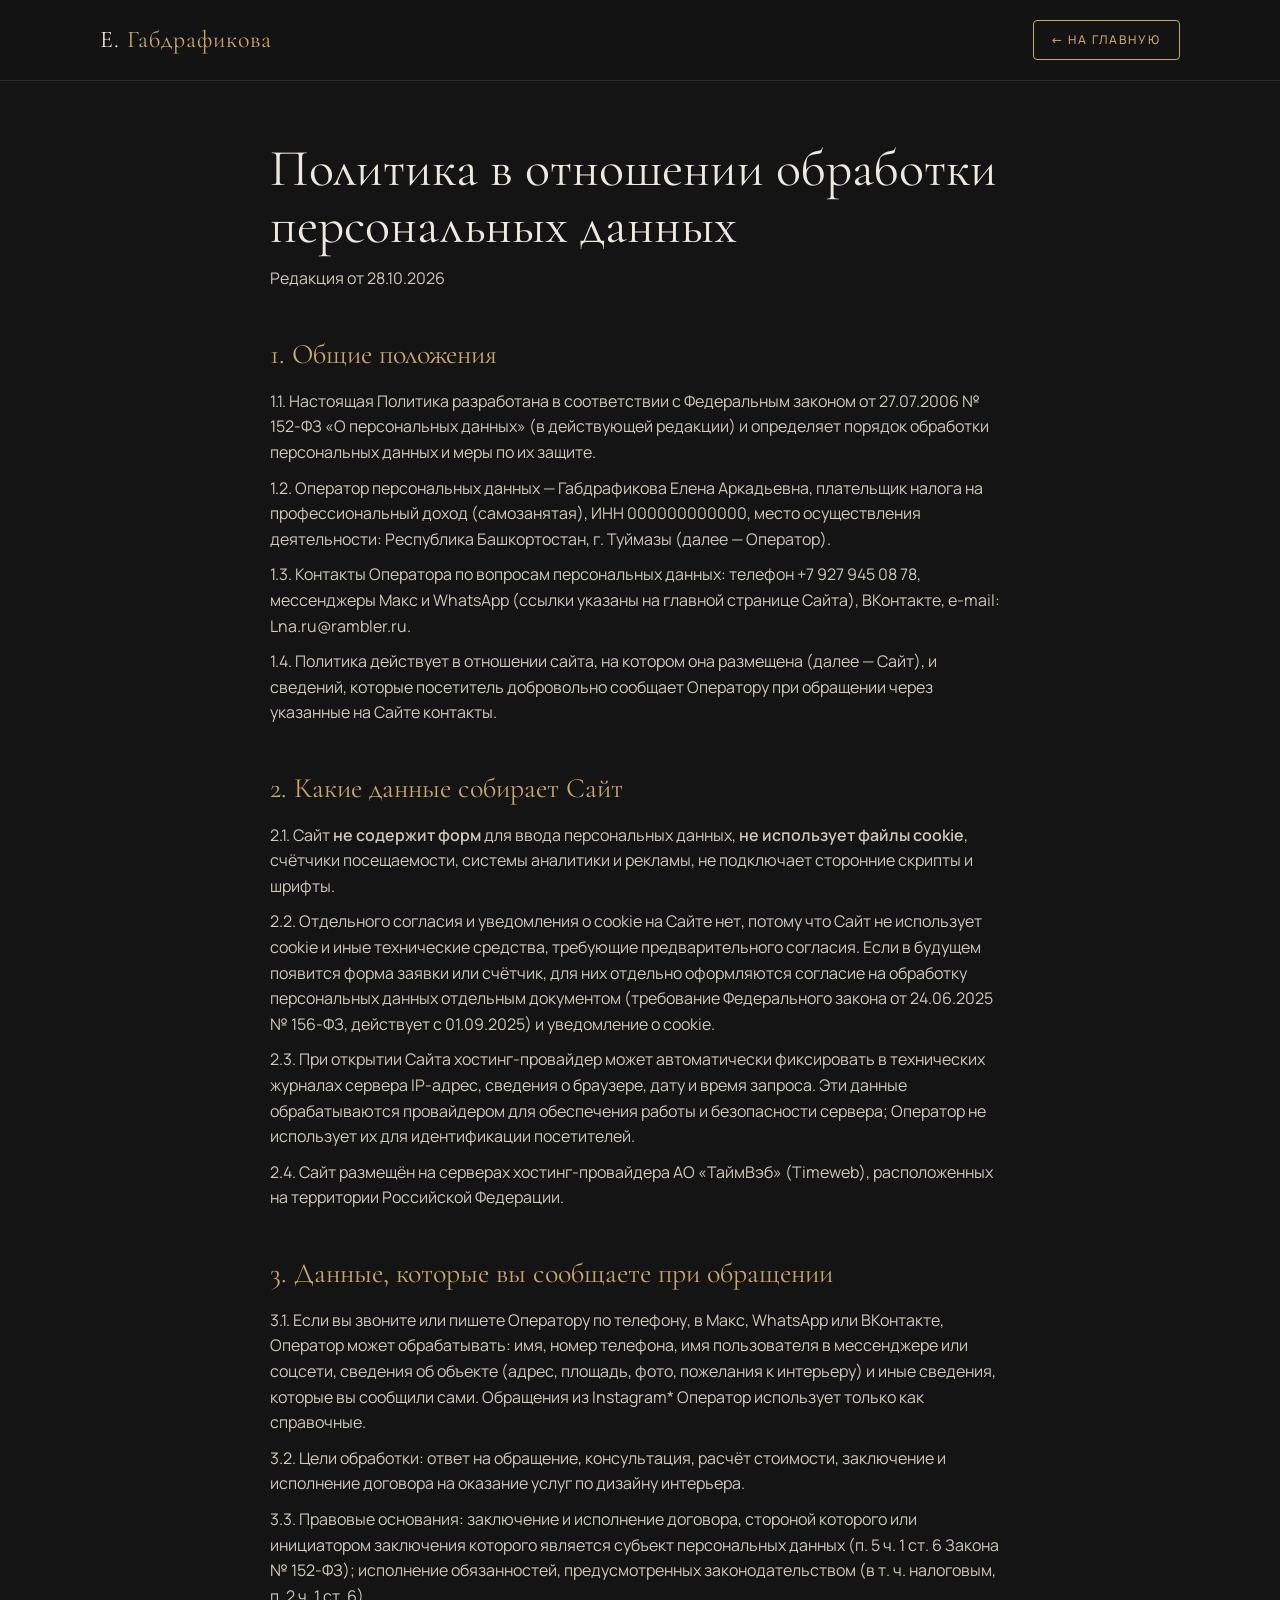
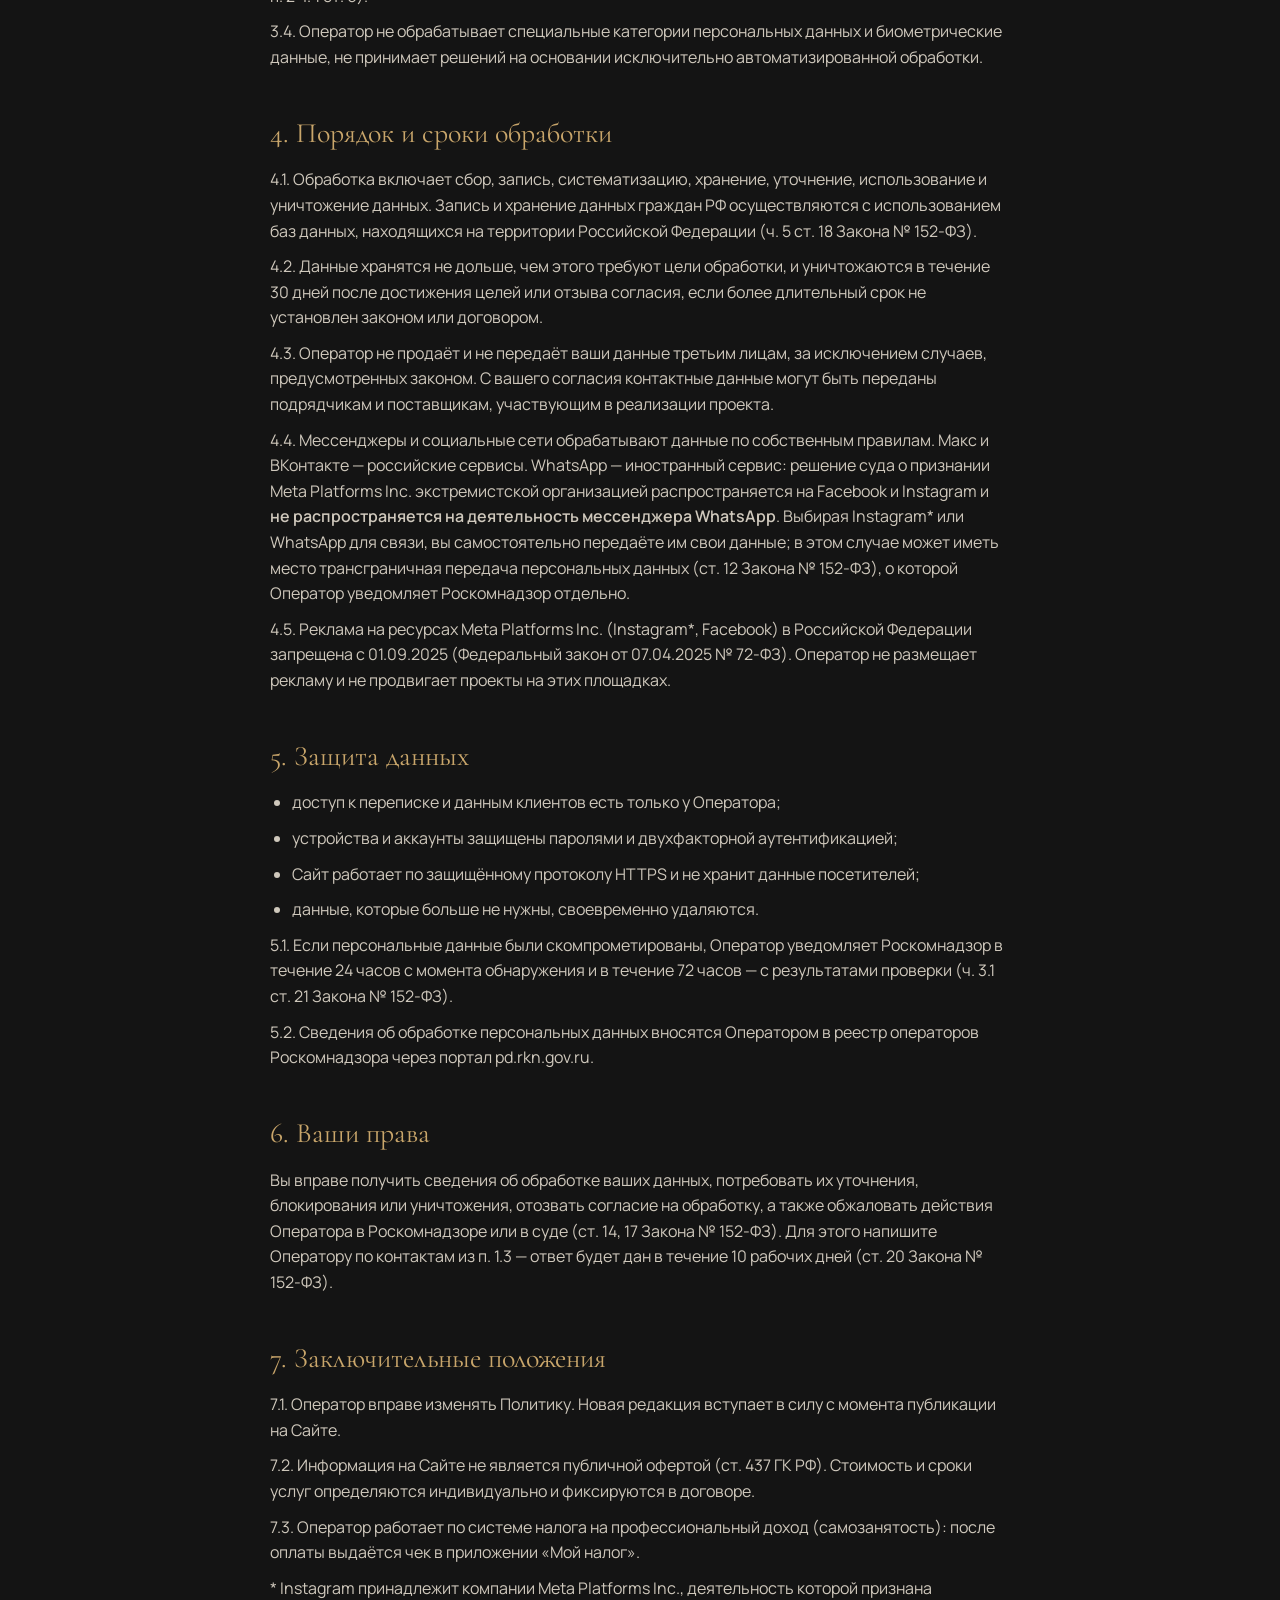
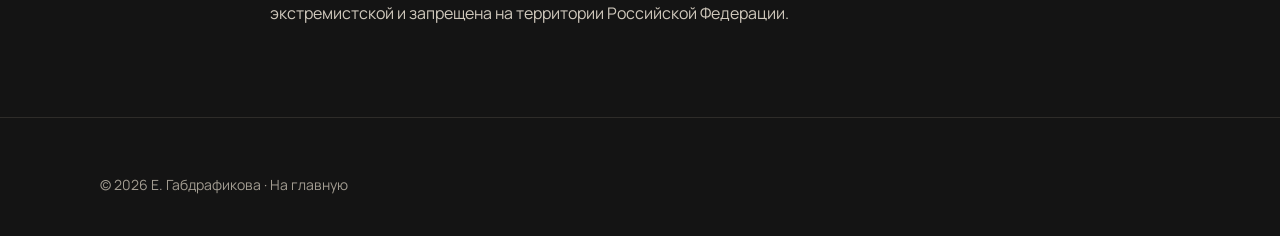
<file: privacy.html>
<!doctype html>
<html lang="ru">
<head>
<meta charset="utf-8">
<meta name="viewport" content="width=device-width, initial-scale=1">
<meta http-equiv="Content-Security-Policy" content="default-src 'none'; script-src 'self'; style-src 'self'; img-src 'self' data:; font-src 'self'; base-uri 'none'; form-action 'none'; upgrade-insecure-requests">
<meta name="referrer" content="strict-origin-when-cross-origin">
<meta name="color-scheme" content="dark">
<title>Политика обработки персональных данных — Е. Габдрафикова</title>
<meta name="robots" content="noindex, follow">
<link rel="icon" href="assets/img/favicon.svg" type="image/svg+xml">
<link rel="stylesheet" href="assets/css/fonts.css">
<link rel="stylesheet" href="assets/css/style.css">
<script src="assets/js/year.js" defer></script>
</head>
<body>
<header class="header is-scrolled">
  <div class="container header__in">
    <a class="logo" href="index.html">Е. <span>Габдрафикова</span></a>
    <a class="btn btn--sm" href="index.html">← На главную</a>
  </div>
</header>
<main class="doc">
<div class="container">
<!-- ЗАМЕНИТЬ: ИНН. Ссылки на мессенджеры приведены на главной странице
     Сайта — здесь их дублировать не нужно. Перед публикацией рекомендуется показать текст юристу. -->
<h1>Политика в отношении обработки персональных данных</h1>
<p class="muted">Редакция от 28.10.2026</p>

<h2>1. Общие положения</h2>
<p>1.1. Настоящая Политика разработана в соответствии с Федеральным законом от 27.07.2006 № 152-ФЗ «О персональных данных» (в действующей редакции) и определяет порядок обработки персональных данных и меры по их защите.</p>
<p>1.2. Оператор персональных данных — Габдрафикова Елена Аркадьевна, плательщик налога на профессиональный доход (самозанятая), ИНН 000000000000, место осуществления деятельности: Республика Башкортостан, г. Туймазы (далее — Оператор).</p>
<p>1.3. Контакты Оператора по вопросам персональных данных: телефон +7 927 945 08 78, мессенджеры Макс и WhatsApp (ссылки указаны на главной странице Сайта), ВКонтакте, e-mail: Lna.ru@rambler.ru.</p>
<p>1.4. Политика действует в отношении сайта, на котором она размещена (далее — Сайт), и сведений, которые посетитель добровольно сообщает Оператору при обращении через указанные на Сайте контакты.</p>

<h2>2. Какие данные собирает Сайт</h2>
<p>2.1. Сайт <b>не содержит форм</b> для ввода персональных данных, <b>не использует файлы cookie</b>, счётчики посещаемости, системы аналитики и рекламы, не подключает сторонние скрипты и шрифты.</p>
<p>2.2. Отдельного согласия и уведомления о cookie на Сайте нет, потому что Сайт не использует cookie и иные технические средства, требующие предварительного согласия. Если в будущем появится форма заявки или счётчик, для них отдельно оформляются согласие на обработку персональных данных отдельным документом (требование Федерального закона от 24.06.2025 № 156-ФЗ, действует с 01.09.2025) и уведомление о cookie.</p>
<p>2.3. При открытии Сайта хостинг-провайдер может автоматически фиксировать в технических журналах сервера IP-адрес, сведения о браузере, дату и время запроса. Эти данные обрабатываются провайдером для обеспечения работы и безопасности сервера; Оператор не использует их для идентификации посетителей.</p>
<!-- Хостинг-провайдер. Если смените хостинг — замените название. -->
<p>2.4. Сайт размещён на серверах хостинг-провайдера АО «ТаймВэб» (Timeweb), расположенных на территории Российской Федерации.</p>

<h2>3. Данные, которые вы сообщаете при обращении</h2>
<p>3.1. Если вы звоните или пишете Оператору по телефону, в Макс, WhatsApp или ВКонтакте, Оператор может обрабатывать: имя, номер телефона, имя пользователя в мессенджере или соцсети, сведения об объекте (адрес, площадь, фото, пожелания к интерьеру) и иные сведения, которые вы сообщили сами. Обращения из Instagram* Оператор использует только как справочные.</p>
<p>3.2. Цели обработки: ответ на обращение, консультация, расчёт стоимости, заключение и исполнение договора на оказание услуг по дизайну интерьера.</p>
<p>3.3. Правовые основания: заключение и исполнение договора, стороной которого или инициатором заключения которого является субъект персональных данных (п. 5 ч. 1 ст. 6 Закона № 152-ФЗ); исполнение обязанностей, предусмотренных законодательством (в т. ч. налоговым, п. 2 ч. 1 ст. 6).</p>
<p>3.4. Оператор не обрабатывает специальные категории персональных данных и биометрические данные, не принимает решений на основании исключительно автоматизированной обработки.</p>

<h2>4. Порядок и сроки обработки</h2>
<p>4.1. Обработка включает сбор, запись, систематизацию, хранение, уточнение, использование и уничтожение данных. Запись и хранение данных граждан РФ осуществляются с использованием баз данных, находящихся на территории Российской Федерации (ч. 5 ст. 18 Закона № 152-ФЗ).</p>
<p>4.2. Данные хранятся не дольше, чем этого требуют цели обработки, и уничтожаются в течение 30 дней после достижения целей или отзыва согласия, если более длительный срок не установлен законом или договором.</p>
<p>4.3. Оператор не продаёт и не передаёт ваши данные третьим лицам, за исключением случаев, предусмотренных законом. С вашего согласия контактные данные могут быть переданы подрядчикам и поставщикам, участвующим в реализации проекта.</p>
<p>4.4. Мессенджеры и социальные сети обрабатывают данные по собственным правилам. Макс и ВКонтакте — российские сервисы. WhatsApp — иностранный сервис: решение суда о признании Meta Platforms Inc. экстремистской организацией распространяется на Facebook и Instagram и <b>не распространяется на деятельность мессенджера WhatsApp</b>. Выбирая Instagram* или WhatsApp для связи, вы самостоятельно передаёте им свои данные; в этом случае может иметь место трансграничная передача персональных данных (ст. 12 Закона № 152-ФЗ), о которой Оператор уведомляет Роскомнадзор отдельно.</p>
<p>4.5. Реклама на ресурсах Meta Platforms Inc. (Instagram*, Facebook) в Российской Федерации запрещена с 01.09.2025 (Федеральный закон от 07.04.2025 № 72-ФЗ). Оператор не размещает рекламу и не продвигает проекты на этих площадках.</p>

<h2>5. Защита данных</h2>
<ul>
<li>доступ к переписке и данным клиентов есть только у Оператора;</li>
<li>устройства и аккаунты защищены паролями и двухфакторной аутентификацией;</li>
<li>Сайт работает по защищённому протоколу HTTPS и не хранит данные посетителей;</li>
<li>данные, которые больше не нужны, своевременно удаляются.</li>
</ul>
<p>5.1. Если персональные данные были скомпрометированы, Оператор уведомляет Роскомнадзор в течение 24 часов с момента обнаружения и в течение 72 часов — с результатами проверки (ч. 3.1 ст. 21 Закона № 152-ФЗ).</p>
<p>5.2. Сведения об обработке персональных данных вносятся Оператором в реестр операторов Роскомнадзора через портал pd.rkn.gov.ru.</p>

<h2>6. Ваши права</h2>
<p>Вы вправе получить сведения об обработке ваших данных, потребовать их уточнения, блокирования или уничтожения, отозвать согласие на обработку, а также обжаловать действия Оператора в Роскомнадзоре или в суде (ст. 14, 17 Закона № 152-ФЗ). Для этого напишите Оператору по контактам из п. 1.3 — ответ будет дан в течение 10 рабочих дней (ст. 20 Закона № 152-ФЗ).</p>

<h2>7. Заключительные положения</h2>
<p>7.1. Оператор вправе изменять Политику. Новая редакция вступает в силу с момента публикации на Сайте.</p>
<p>7.2. Информация на Сайте не является публичной офертой (ст. 437 ГК РФ). Стоимость и сроки услуг определяются индивидуально и фиксируются в договоре.</p>
<p>7.3. Оператор работает по системе налога на профессиональный доход (самозанятость): после оплаты выдаётся чек в приложении «Мой налог».</p>
<p class="muted">* Instagram принадлежит компании Meta Platforms Inc., деятельность которой признана экстремистской и запрещена на территории Российской Федерации.</p>
</div>
</main>
<footer class="footer"><div class="container"><p>© <span id="year">2026</span> Е. Габдрафикова · <a href="index.html">На главную</a></p></div></footer>
</body>
</html>
</file>
<file: assets/css/fonts.css>
/* Шрифты размещены локально: без запросов к Google Fonts (нет передачи IP посетителей за рубеж). Лицензия SIL OFL 1.1 */
@font-face{font-family:"Manrope";font-style:normal;font-weight:400;font-display:swap;src:url(../fonts/manrope-cyrillic-400-normal.woff2) format("woff2");unicode-range:U+0301,U+0400-045F,U+0490-0491,U+04B0-04B1,U+2116}
@font-face{font-family:"Manrope";font-style:normal;font-weight:400;font-display:swap;src:url(../fonts/manrope-latin-400-normal.woff2) format("woff2");unicode-range:U+0000-00FF,U+0131,U+0152-0153,U+02BB-02BC,U+02C6,U+02DA,U+02DC,U+2000-206F,U+20AC,U+2122,U+2191,U+2193,U+2212,U+2215,U+FEFF,U+FFFD}
@font-face{font-family:"Manrope";font-style:normal;font-weight:500;font-display:swap;src:url(../fonts/manrope-cyrillic-500-normal.woff2) format("woff2");unicode-range:U+0301,U+0400-045F,U+0490-0491,U+04B0-04B1,U+2116}
@font-face{font-family:"Manrope";font-style:normal;font-weight:500;font-display:swap;src:url(../fonts/manrope-latin-500-normal.woff2) format("woff2");unicode-range:U+0000-00FF,U+0131,U+0152-0153,U+02BB-02BC,U+02C6,U+02DA,U+02DC,U+2000-206F,U+20AC,U+2122,U+2191,U+2193,U+2212,U+2215,U+FEFF,U+FFFD}
@font-face{font-family:"Manrope";font-style:normal;font-weight:600;font-display:swap;src:url(../fonts/manrope-cyrillic-600-normal.woff2) format("woff2");unicode-range:U+0301,U+0400-045F,U+0490-0491,U+04B0-04B1,U+2116}
@font-face{font-family:"Manrope";font-style:normal;font-weight:600;font-display:swap;src:url(../fonts/manrope-latin-600-normal.woff2) format("woff2");unicode-range:U+0000-00FF,U+0131,U+0152-0153,U+02BB-02BC,U+02C6,U+02DA,U+02DC,U+2000-206F,U+20AC,U+2122,U+2191,U+2193,U+2212,U+2215,U+FEFF,U+FFFD}
@font-face{font-family:"Cormorant Garamond";font-style:normal;font-weight:400;font-display:swap;src:url(../fonts/cormorant-garamond-cyrillic-400-normal.woff2) format("woff2");unicode-range:U+0301,U+0400-045F,U+0490-0491,U+04B0-04B1,U+2116}
@font-face{font-family:"Cormorant Garamond";font-style:normal;font-weight:400;font-display:swap;src:url(../fonts/cormorant-garamond-latin-400-normal.woff2) format("woff2");unicode-range:U+0000-00FF,U+0131,U+0152-0153,U+02BB-02BC,U+02C6,U+02DA,U+02DC,U+2000-206F,U+20AC,U+2122,U+2191,U+2193,U+2212,U+2215,U+FEFF,U+FFFD}
@font-face{font-family:"Cormorant Garamond";font-style:italic;font-weight:400;font-display:swap;src:url(../fonts/cormorant-garamond-cyrillic-400-italic.woff2) format("woff2");unicode-range:U+0301,U+0400-045F,U+0490-0491,U+04B0-04B1,U+2116}
@font-face{font-family:"Cormorant Garamond";font-style:italic;font-weight:400;font-display:swap;src:url(../fonts/cormorant-garamond-latin-400-italic.woff2) format("woff2");unicode-range:U+0000-00FF,U+0131,U+0152-0153,U+02BB-02BC,U+02C6,U+02DA,U+02DC,U+2000-206F,U+20AC,U+2122,U+2191,U+2193,U+2212,U+2215,U+FEFF,U+FFFD}
@font-face{font-family:"Cormorant Garamond";font-style:normal;font-weight:500;font-display:swap;src:url(../fonts/cormorant-garamond-cyrillic-500-normal.woff2) format("woff2");unicode-range:U+0301,U+0400-045F,U+0490-0491,U+04B0-04B1,U+2116}
@font-face{font-family:"Cormorant Garamond";font-style:normal;font-weight:500;font-display:swap;src:url(../fonts/cormorant-garamond-latin-500-normal.woff2) format("woff2");unicode-range:U+0000-00FF,U+0131,U+0152-0153,U+02BB-02BC,U+02C6,U+02DA,U+02DC,U+2000-206F,U+20AC,U+2122,U+2191,U+2193,U+2212,U+2215,U+FEFF,U+FFFD}
</file>
<file: assets/css/style.css>
/* ==========================================================
   Е. Габдрафикова — дизайн интерьеров. Тема «Графит»
   ========================================================== */
:root{
  --bg:#141414; --surface:#1C1B19; --surface-2:#232220; --line:#2E2C29; --line-2:#3A3631;
  --text:#EDE8E0; --muted:#A39D92; --soft:#CFC8BC;
  --gold:#C9A66B; --gold-2:#D9BC88;
  --serif:"Cormorant Garamond",Georgia,"Times New Roman",serif;
  --sans:"Manrope",system-ui,-apple-system,"Segoe UI",Roboto,Arial,sans-serif;
  --container:1160px; --gutter:40px; --radius:4px;
}
*,*::before,*::after{box-sizing:border-box}
html{scroll-behavior:smooth;-webkit-text-size-adjust:100%}
body{margin:0;background:var(--bg);color:var(--text);font:16px/1.6 var(--sans);-webkit-font-smoothing:antialiased}
img{display:block;max-width:100%;height:auto}
a{color:inherit;text-decoration:none}
button{font:inherit;color:inherit;cursor:pointer}
h1,h2,h3,h4,p,ul,ol,figure{margin:0;padding:0}
ul{list-style:none}
:focus-visible{outline:2px solid var(--gold);outline-offset:3px}
.visually-hidden{position:absolute!important;width:1px;height:1px;overflow:hidden;clip:rect(0 0 0 0);white-space:nowrap}
.skip{position:absolute;left:16px;top:-60px;background:var(--gold);color:var(--bg);padding:10px 16px;z-index:200}
.skip:focus{top:16px}
.container{max-width:var(--container);margin:0 auto;padding:0 var(--gutter)}
.section{padding:112px 0}
.section--tight{padding-top:0}
.section--alt{background:var(--surface)}
.kicker{font-size:13px;letter-spacing:.22em;text-transform:uppercase;color:var(--gold);margin-bottom:18px;display:block}
.h2{font-family:var(--serif);font-weight:400;font-size:clamp(34px,4.4vw,52px);line-height:1.08;margin-bottom:48px}
.h2 em{font-style:italic;color:var(--gold)}
.lead{color:var(--soft);max-width:560px}
.muted{color:var(--muted)}
.gold{color:var(--gold)}

/* Кнопки */
.btn{display:inline-flex;align-items:center;justify-content:center;gap:10px;min-height:48px;padding:12px 30px;border:1px solid var(--gold);background:transparent;color:var(--gold);font-size:13px;font-weight:500;letter-spacing:.16em;text-transform:uppercase;border-radius:var(--radius);transition:background .25s,color .25s,border-color .25s,transform .15s;white-space:nowrap}
.btn:hover{background:var(--gold);color:var(--bg)}
.btn:active{transform:translateY(1px) scale(.985)}
.btn--fill{background:var(--gold);color:var(--bg)}
.btn--fill:hover{background:var(--gold-2);border-color:var(--gold-2)}
.btn--ghost{border-color:var(--line-2);color:var(--text)}
.btn--ghost:hover{border-color:var(--gold);background:transparent;color:var(--gold)}
/* Второстепенная кнопка на тёмном фоне: рамка золотая, при наведении заливка */
.btn--outline{border-color:var(--gold);color:var(--text)}
.btn--outline:hover{background:var(--gold);border-color:var(--gold);color:var(--bg)}
.btn--sm{min-height:40px;padding:8px 18px;font-size:12px}

/* Шапка */
.header{position:fixed;inset:0 0 auto;z-index:100;transition:background .3s,border-color .3s;border-bottom:1px solid transparent}
.header.is-scrolled{background:rgba(20,20,20,.94);border-color:var(--line)}
.header__in{display:flex;align-items:center;justify-content:space-between;height:80px;gap:24px}
.logo{font-family:var(--serif);font-size:24px;letter-spacing:.04em;white-space:nowrap}
.logo span{color:var(--gold)}
.nav{display:flex;gap:30px;font-size:13px;letter-spacing:.14em;text-transform:uppercase;color:var(--soft)}
.nav a{padding:8px 0;transition:color .2s;white-space:nowrap}
.nav a:hover{color:var(--gold)}
/* Узкий десктоп: шесть пунктов не помещаются в строку — уплотняем,
   пока на 960px не включается бургер */
@media (min-width:961px) and (max-width:1100px){
  .logo{font-size:22px}
  .nav{gap:16px;font-size:12px;letter-spacing:.1em}
  .header__in{gap:16px}
}
/* 961–1024px: кнопка «Связаться» не помещается рядом с меню —
   её роль выполняет пункт «Контакты» */
@media (min-width:961px) and (max-width:1024px){
  .header__cta{display:none}
}
.burger{display:none;width:48px;height:48px;border:1px solid var(--line-2);background:transparent;border-radius:var(--radius);position:relative}
.burger span{position:absolute;left:13px;right:13px;height:1px;background:var(--text);transition:transform .25s,opacity .25s}
.burger span:nth-child(1){top:17px}.burger span:nth-child(2){top:23px}.burger span:nth-child(3){top:29px}
.burger[aria-expanded="true"] span:nth-child(1){transform:translateY(6px) rotate(45deg)}
.burger[aria-expanded="true"] span:nth-child(2){opacity:0}
.burger[aria-expanded="true"] span:nth-child(3){transform:translateY(-6px) rotate(-45deg)}

/* Первый экран */
.hero{min-height:100vh;min-height:100svh;display:flex;align-items:center;padding:120px 0 80px;background:linear-gradient(180deg,rgba(14,14,14,.88) 0%,rgba(14,14,14,0) 28%),linear-gradient(90deg,rgba(14,14,14,.94) 0%,rgba(14,14,14,.62) 52%,rgba(14,14,14,.18) 100%),url(../img/hero.jpg) center/cover no-repeat}
.hero__box{max-width:640px}
.hero h1{font-family:var(--serif);font-weight:400;font-size:clamp(42px,6vw,72px);line-height:1.04}
.hero h1 em{color:var(--gold)}
.hero p{margin:28px 0 40px;color:var(--soft);font-size:17px;max-width:540px}
.hero__actions{display:flex;flex-wrap:wrap;gap:16px}

.stats{display:grid;grid-template-columns:repeat(4,1fr);border-bottom:1px solid var(--line)}
.stats li{padding:36px 28px;border-right:1px solid var(--line)}
.stats li:last-child{border-right:0}
.stats b{display:block;font-family:var(--serif);font-weight:400;font-size:40px;line-height:1.1;color:var(--gold)}
.stats span{font-size:14px;color:var(--muted)}

/* Обо мне */
.about{display:grid;grid-template-columns:5fr 6fr;gap:80px;align-items:center}
.about__photo{position:relative}
.about__photo img,.about__photo video{width:100%;height:auto;aspect-ratio:3/4;object-fit:cover;display:block}
.about__photo::after{content:"";position:absolute;inset:24px -24px -24px 24px;border:1px solid var(--gold);z-index:-1;opacity:.5}
.about p{color:var(--soft)}
.about p+p{margin-top:16px}
.quote{font-family:var(--serif);font-style:italic;font-size:26px;line-height:1.35;color:var(--text);border-left:1px solid var(--gold);padding-left:24px;margin:32px 0}
.geo{display:flex;flex-wrap:wrap;gap:8px;margin-top:28px}
.geo li{border:1px solid var(--line-2);padding:6px 14px;font-size:14px;color:var(--soft);border-radius:999px}

/* Услуги */
.services{display:grid;grid-template-columns:repeat(3,1fr);border:1px solid var(--line)}
.service{padding:44px 34px;border-right:1px solid var(--line);display:flex;flex-direction:column;min-width:0}
.service:last-child{border-right:0}
.service--accent{background:var(--surface-2)}
.service__num{font-family:var(--serif);font-size:22px;color:var(--gold)}
.service h3{font-family:var(--serif);font-weight:400;font-size:32px;line-height:1.1;margin:10px 0 8px}
.service__sub{font-size:14px;color:var(--muted);margin-bottom:24px}
.service ul{flex:1;margin-bottom:32px}
.service li{padding:12px 0;border-bottom:1px solid var(--line);font-size:15px;color:var(--soft);display:flex;gap:12px}
.service li::before{content:"—";color:var(--gold)}
.price-note{margin-top:28px;display:flex;align-items:center;gap:16px;color:var(--muted);font-size:15px}
.price-note::before{content:"";width:40px;height:1px;background:var(--gold)}

/* Этапы */
.steps{display:grid;grid-template-columns:repeat(7,1fr);gap:0;counter-reset:s;position:relative}
.steps::before{content:"";position:absolute;left:0;right:0;top:27px;height:1px;background:var(--line-2)}
.step{position:relative;padding-right:16px}
.step__dot{width:56px;height:56px;border:1px solid var(--gold);border-radius:50%;display:grid;place-items:center;font-family:var(--serif);font-size:22px;color:var(--gold);background:var(--bg);position:relative}
.section--alt .step__dot{background:var(--surface)}
.step h3{font-family:var(--serif);font-weight:400;font-size:22px;line-height:1.15;margin:20px 0 8px}
.step p{font-size:14px;color:var(--muted)}
.steps__link{display:inline-flex;align-items:center;gap:10px;margin-top:40px;padding-bottom:4px;border-bottom:1px solid var(--line-2);font-size:14px;letter-spacing:.04em;color:var(--gold);transition:border-color .2s,color .2s}
.steps__link:hover{border-color:var(--gold);color:var(--gold-2)}

/* Процесс: видео */
#process .h2{margin-bottom:24px}
#process .lead{margin-bottom:24px}
.process-grid{display:grid;grid-template-columns:repeat(2,minmax(0,1fr));gap:40px;max-width:700px;margin:0 auto}
.process-card{margin:0;width:100%;max-width:330px;justify-self:center}
.process-card video{width:100%;height:auto;aspect-ratio:9/16;object-fit:cover;display:block;background:var(--surface);border:1px solid var(--line);border-radius:var(--radius)}
.process-card video:fullscreen{width:100vw;height:100vh;max-width:none;max-height:none;aspect-ratio:auto;object-fit:contain;background:#000;border:0;border-radius:0}
.process-card video:-webkit-full-screen{width:100vw;height:100vh;max-width:none;max-height:none;aspect-ratio:auto;object-fit:contain;background:#000;border:0;border-radius:0}
.process-card figcaption{margin-top:14px;font-size:14px;line-height:1.5;color:var(--muted)}
@media (max-width:760px){.process-grid{grid-template-columns:1fr;max-width:360px;gap:32px}.process-card{max-width:360px}}

/* Портфолио */
.filters{display:flex;flex-wrap:wrap;gap:10px;margin:-16px 0 40px}
.filters[hidden]{display:none}
.chip{min-height:44px;padding:8px 18px;border:1px solid var(--line-2);background:transparent;border-radius:999px;font-size:14px;color:var(--soft);transition:all .2s}
.chip:hover{border-color:var(--gold);color:var(--gold)}
.chip[aria-pressed="true"]{background:var(--gold);border-color:var(--gold);color:var(--bg)}
.grid{display:grid;grid-template-columns:repeat(3,1fr);gap:24px}
.card{background:none;border:0;padding:0;text-align:left;display:block;width:100%}
.card__img{position:relative;overflow:hidden;aspect-ratio:4/5;background:var(--surface)}
.card__img img{width:100%;height:100%;object-fit:cover;transition:transform .6s ease,filter .4s}
.card:hover .card__img img{transform:scale(1.04);filter:brightness(.85)}
.card__tag{position:absolute;left:14px;top:14px;background:rgba(20,20,20,.82);color:var(--gold);font-size:12px;letter-spacing:.12em;text-transform:uppercase;padding:6px 10px}
.card__body{padding:16px 0 4px;display:flex;justify-content:space-between;gap:12px;align-items:baseline}
.card__title{font-family:var(--serif);font-size:24px;line-height:1.2}
.card__meta{font-size:13px;color:var(--muted);white-space:nowrap}
.empty{color:var(--muted);padding:32px 0}

/* Модальное окно проекта */
.modal{width:min(1100px,calc(100% - 32px));max-height:calc(100% - 32px);padding:0;border:1px solid var(--line-2);background:var(--surface);color:var(--text);border-radius:var(--radius)}
.modal::backdrop{background:rgba(0,0,0,.78)}
.modal__in{display:grid;grid-template-columns:1.4fr 1fr;height:min(calc(100vh - 34px),780px);overflow:hidden}
.modal__gallery{position:relative;background:#0E0E0E;display:flex;flex-direction:column;min-height:0;min-width:0}
.modal__main{position:relative;flex:1;min-height:0;overflow:hidden;touch-action:pan-y}
.modal__main img{position:absolute;inset:0;width:100%;height:100%;max-width:none;max-height:none;object-fit:contain}
.modal__main img.is-next{animation:modalImgNext .22s cubic-bezier(.22,.61,.36,1)}
.modal__main img.is-prev{animation:modalImgPrev .22s cubic-bezier(.22,.61,.36,1)}
@keyframes modalImgNext{from{opacity:.35;transform:translateX(18px)}to{opacity:1;transform:none}}
@keyframes modalImgPrev{from{opacity:.35;transform:translateX(-18px)}to{opacity:1;transform:none}}
.modal__thumbs{display:flex;gap:8px;padding:10px;overflow-x:auto;scrollbar-width:none}
.modal__thumbs::-webkit-scrollbar{display:none}
.modal__thumbs button{flex:0 0 72px;height:56px;padding:0;border:1px solid transparent;background:none;opacity:.6}
.modal__thumbs button[aria-current="true"]{border-color:var(--gold);opacity:1}
.modal__thumbs img{width:100%;height:100%;object-fit:cover}
.modal__nav{position:absolute;top:calc(50% - 40px);width:48px;height:48px;border:1px solid var(--line-2);background:rgba(20,20,20,.75);border-radius:50%;font-size:20px;display:grid;place-items:center}
.modal__nav--prev{left:12px}.modal__nav--next{right:12px}
.modal__info{padding:44px 36px;overflow-y:auto;min-width:0}
.modal__info h3{font-family:var(--serif);font-weight:400;font-size:36px;line-height:1.1;margin-bottom:20px}
.facts{display:grid;grid-template-columns:1fr 1fr;gap:16px;padding:20px 0;border-top:1px solid var(--line);border-bottom:1px solid var(--line);margin-bottom:24px}
.facts dt{font-size:12px;letter-spacing:.14em;text-transform:uppercase;color:var(--muted)}
.facts dd{margin:4px 0 0;font-family:var(--serif);font-size:20px}
.modal__info h4{font-size:12px;letter-spacing:.16em;text-transform:uppercase;color:var(--gold);margin:20px 0 8px}
.modal__info p{color:var(--soft);font-size:15px}
.modal__close{position:absolute;right:12px;top:12px;width:44px;height:44px;border:1px solid var(--line-2);background:var(--surface);border-radius:50%;font-size:20px;z-index:2}

/* До / после */
.compare{position:relative;max-width:900px;margin:0 auto;aspect-ratio:928/1152;max-height:80vh;overflow:hidden;user-select:none;--pos:50%}
.compare img{position:absolute;inset:0;width:100%;height:100%;object-fit:cover}
.compare__after{clip-path:inset(0 0 0 var(--pos))}
.compare__line{position:absolute;top:0;bottom:0;left:var(--pos);width:2px;background:var(--gold);transform:translateX(-1px);pointer-events:none}
.compare__line::after{content:"⟷";position:absolute;top:50%;left:50%;transform:translate(-50%,-50%);width:52px;height:52px;border-radius:50%;background:var(--gold);color:var(--bg);display:grid;place-items:center;font-size:20px}
.compare__range{position:absolute;inset:0;width:100%;height:100%;opacity:0;cursor:ew-resize;margin:0}
.compare__label{position:absolute;bottom:16px;background:rgba(20,20,20,.82);padding:6px 12px;font-size:12px;letter-spacing:.14em;text-transform:uppercase;pointer-events:none}
.compare__label--before{left:16px}.compare__label--after{right:16px;color:var(--gold)}
.compare-wrap{display:grid;grid-template-columns:1fr 1.3fr;gap:64px;align-items:center}
.compare-wrap .compare{margin:0;max-height:none}

/* Палитра (используется блоком «Тренды 2026») */
.palette{display:grid;grid-template-columns:repeat(5,1fr);gap:8px}
.swatch__c{height:64px;border:1px solid var(--line-2);border-radius:var(--radius)}
.swatch__n{font-size:13px;margin-top:6px;line-height:1.3}
.swatch__h{font-size:12px;color:var(--muted)}

/* Отзывы */
.slider{position:relative}
.slider__track{display:grid;grid-auto-flow:column;grid-auto-columns:calc((100% - 48px)/3);align-items:start;gap:24px;overflow-x:auto;scroll-snap-type:x mandatory;scrollbar-width:none;padding-bottom:4px}
.slider__track::-webkit-scrollbar{display:none}
.review{scroll-snap-align:start;border:1px solid var(--line);padding:36px 32px;display:flex;flex-direction:column;background:var(--bg);min-height:var(--review-h,0)}
.review__q{font-family:var(--serif);font-size:56px;line-height:.6;color:var(--gold);height:28px}
.review p{color:var(--soft);font-size:15px;flex:1;margin:12px 0 24px}
.review b{font-weight:500;display:block}
.review small{color:var(--muted);font-size:13px}
/* Длинный отзыв обрезается, только когда JS добавил кнопку «Показать ещё» */
#reviews{--review-clamp:288px}
.js .review.has-more p{max-height:var(--review-clamp);overflow:hidden}
.js .review.is-open p{max-height:none;overflow:visible}
@media (max-width:600px){#reviews{--review-clamp:312px}}
.review__more{align-self:flex-start;margin:-10px 0 18px;padding:0 0 2px;border:0;border-bottom:1px solid var(--line-2);background:none;color:var(--gold);font:inherit;font-size:13px;letter-spacing:.04em;transition:border-color .2s}
.review__more:hover{border-color:var(--gold)}
.slider__ctrl{display:flex;gap:10px;justify-content:flex-end;margin-top:24px}
.slider__ctrl button{width:48px;height:48px;border:1px solid var(--line-2);background:none;border-radius:50%;font-size:18px;display:grid;place-items:center;transition:transform .12s ease,border-color .2s,color .2s,background-color .2s}
.slider__ctrl button svg{width:20px;height:20px;display:block}
.slider__ctrl button:hover{border-color:var(--gold);color:var(--gold)}
.slider__ctrl button:active{transform:scale(.9);border-color:var(--gold);color:var(--gold);background:rgba(201,166,107,.14)}

/* FAQ */
.faq{max-width:860px}
.faq details{border-bottom:1px solid var(--line)}
.faq summary{list-style:none;cursor:pointer;display:flex;justify-content:space-between;gap:24px;padding:26px 0;font-family:var(--serif);font-size:26px;line-height:1.25}
.faq summary::-webkit-details-marker{display:none}
.faq summary::after{content:"+";color:var(--gold);font-family:var(--sans);font-weight:300;transition:transform .25s}
.faq details[open] summary::after{transform:rotate(45deg)}
.faq details p{padding:0 0 26px;color:var(--soft);max-width:720px}
/* Обёртка ответа — её высоту анимируем при раскрытии */
.faq__body{overflow:hidden}
/* При закрытии крестик возвращается в «+» сразу, а не в конце анимации */
.faq details.is-closing summary::after{transform:rotate(0deg)}

/* Контакты */
.contacts{display:grid;grid-template-columns:1.1fr 1fr;gap:64px;align-items:start}
.contact-list li{border-bottom:1px solid var(--line)}
.contact-list a,.contact-list .row{display:flex;justify-content:space-between;align-items:center;gap:16px;padding:22px 0;transition:color .2s}
.contact-list a:hover{color:var(--gold)}
.contact-list .lbl{font-size:12px;letter-spacing:.16em;text-transform:uppercase;color:var(--muted);display:block;margin-bottom:2px}
.contact-list .val{font-family:var(--serif);font-size:28px;line-height:1.2}
.contact-list .arr{color:var(--gold);font-size:22px}
.note{font-size:13px;color:var(--muted);margin-top:16px}
.copy{border:1px solid var(--line-2);background:none;border-radius:var(--radius);min-height:40px;padding:6px 14px;font-size:13px;color:var(--soft)}
.copy:hover{border-color:var(--gold);color:var(--gold)}

/* Подвал */
.footer{border-top:1px solid var(--line);padding:56px 0 40px;font-size:14px;color:var(--muted)}
.footer__top{display:flex;justify-content:space-between;gap:32px;flex-wrap:wrap;margin-bottom:32px}
.footer__links{display:flex;gap:24px;flex-wrap:wrap}
.footer__links a{text-decoration:underline;text-underline-offset:4px}
.footer__links a:hover{color:var(--gold)}
.footer__legal{display:grid;gap:8px;font-size:13px;line-height:1.55;border-top:1px solid var(--line);padding-top:24px}

/* Плавающая кнопка */
/* Контейнер не должен ловить клики пустой областью вокруг кнопок:
   иначе он перекрывает кнопку «Наверх» и ссылки под ним */
.fab{position:fixed;right:24px;bottom:24px;z-index:90;display:flex;flex-direction:column;align-items:flex-end;gap:10px;pointer-events:none}
.fab__btn{pointer-events:auto;width:60px;height:60px;border-radius:50%;background:var(--gold);color:var(--bg);border:0;display:grid;place-items:center;box-shadow:0 6px 24px rgba(0,0,0,.4);transition:transform .3s ease,background .3s ease}
.fab__btn svg{width:26px;height:26px;transition:transform .3s ease}
/* При открытом меню облачко превращается в крестик */
.fab.is-open .fab__btn{transform:rotate(90deg);background:var(--surface-2);color:var(--gold)}
.fab.is-open .fab__btn svg{transform:rotate(90deg)}
.fab__menu{display:flex;flex-direction:column;gap:8px;align-items:flex-end;pointer-events:none}
/* Пункты появляются снизу вверх с задержкой — как по очереди */
.fab__menu a{background:var(--surface-2);border:1px solid var(--line-2);padding:12px 18px;border-radius:999px;font-size:14px;min-height:44px;display:flex;align-items:center;opacity:0;transform:translateY(10px) scale(.94);transition:opacity .22s ease,transform .22s ease,border-color .2s,color .2s}
.fab__menu a:hover{border-color:var(--gold);color:var(--gold)}
.fab.is-open{pointer-events:auto}
.fab.is-open .fab__menu{pointer-events:auto}
.fab.is-open .fab__menu a{opacity:1;transform:translateY(0) scale(1)}
/* Пункты появляются снизу вверх: ближний к кнопке — первым,
   каждый следующий выше — с нарастающей задержкой */
.fab.is-open .fab__menu a:nth-child(5){transition-delay:.05s}
.fab.is-open .fab__menu a:nth-child(4){transition-delay:.1s}
.fab.is-open .fab__menu a:nth-child(3){transition-delay:.15s}
.fab.is-open .fab__menu a:nth-child(2){transition-delay:.2s}
.fab.is-open .fab__menu a:nth-child(1){transition-delay:.25s}

/* Кнопка «Наверх» — по центру экрана, в том же стиле, что плавающая кнопка */
.to-top{position:fixed;right:24px;top:50%;z-index:89;width:56px;height:56px;margin-top:-28px;border-radius:50%;background:var(--gold);color:var(--bg);border:0;display:grid;place-items:center;box-shadow:0 6px 24px rgba(0,0,0,.4);opacity:0;visibility:hidden;pointer-events:none;transform:translateY(10px);transition:opacity .25s,transform .25s,scale .12s,background-color .2s}
.to-top svg{width:24px;height:24px}
.to-top.is-visible{opacity:1;visibility:visible;pointer-events:auto;transform:translateY(0)}
.to-top.is-hidden{opacity:0;visibility:hidden;pointer-events:none}
.to-top:hover{background:var(--gold-2)}
.to-top:active{scale:.9;background:var(--gold-2)}
.to-top:focus-visible{outline:2px solid var(--gold);outline-offset:3px}

/* Документ (политика) */
.doc{padding:140px 0 80px}
.doc .container{max-width:820px}
.doc h1{font-family:var(--serif);font-weight:400;font-size:clamp(34px,5vw,52px);line-height:1.1;margin-bottom:12px}
.doc h2{font-family:var(--serif);font-weight:400;font-size:28px;margin:40px 0 12px;color:var(--gold)}
.doc p,.doc li{color:var(--soft);margin-bottom:10px}
.doc ul{list-style:disc;padding-left:22px}
.doc a{color:var(--gold);text-decoration:underline;text-underline-offset:3px}

/* Появление при прокрутке (только при включённом JS) */
.js .reveal{opacity:0;transform:translateY(24px);transition:opacity .8s ease,transform .8s ease}
.js .reveal.is-in{opacity:1;transform:none}
@media (prefers-reduced-motion:reduce){html{scroll-behavior:auto}*,*::before,*::after{transition:none!important;animation:none!important}.js .reveal{opacity:1;transform:none}}

/* Адаптив */
@media (max-width:1100px){
  .steps{grid-template-columns:repeat(4,1fr);row-gap:40px}
  .steps::before{display:none}
}
@media (max-width:960px){
  :root{--gutter:24px}
  .section{padding:80px 0}
  .nav{position:fixed;inset:80px 0 auto;flex-direction:column;gap:0;background:rgba(20,20,20,.98);border-bottom:1px solid var(--line);padding:8px var(--gutter) 24px;opacity:0;visibility:hidden;pointer-events:none;transform:translateY(-12px);transition:opacity .26s ease,transform .26s ease,visibility 0s linear .26s;max-height:calc(100vh - 80px);max-height:calc(100dvh - 80px);overflow-y:auto;overscroll-behavior:contain}
  .nav.is-open{opacity:1;visibility:visible;pointer-events:auto;transform:translateY(0);transition:opacity .26s ease,transform .26s ease,visibility 0s}
  .nav a{padding:16px 0;border-bottom:1px solid var(--line);opacity:0;transform:translateY(-8px);transition:opacity .2s ease,transform .2s ease,color .2s}
  .nav.is-open a{opacity:1;transform:translateY(0)}
  /* Пункты меню появляются по очереди — каскад при открытии */
  .nav.is-open a:nth-child(1){transition-delay:.05s}
  .nav.is-open a:nth-child(2){transition-delay:.09s}
  .nav.is-open a:nth-child(3){transition-delay:.13s}
  .nav.is-open a:nth-child(4){transition-delay:.17s}
  .nav.is-open a:nth-child(5){transition-delay:.21s}
  .nav.is-open a:nth-child(6){transition-delay:.25s}
  /* Затемнение страницы под открытым меню */
  body::before{content:"";position:fixed;inset:80px 0 0;background:rgba(0,0,0,.55);opacity:0;visibility:hidden;pointer-events:none;z-index:98;transition:opacity .26s ease,visibility 0s linear .26s}
  body.menu-open::before{opacity:1;visibility:visible;pointer-events:auto;transition:opacity .26s ease,visibility 0s}
  /* Страница под меню не прокручивается */
  body.menu-open{overflow:hidden}
  .burger{display:block}
  .header__cta{display:none}
  .header{background:rgba(20,20,20,.94);border-color:var(--line)}
  .stats{grid-template-columns:1fr 1fr}
  .stats li:nth-child(2){border-right:0}
  .stats li:nth-child(-n+2){border-bottom:1px solid var(--line)}
  .about,.compare-wrap,.contacts{grid-template-columns:1fr;gap:48px}
  .about__photo{max-width:440px}
  .service{padding:32px 28px}
  .service h3{font-size:28px;overflow-wrap:break-word;hyphens:auto}
  .services{grid-template-columns:1fr}
  .service{border-right:0;border-bottom:1px solid var(--line)}
  .service:last-child{border-bottom:0}
  .grid{grid-template-columns:1fr 1fr}
  .slider__track{grid-auto-columns:calc((100% - 24px)/2)}
  .modal__in{display:block;height:min(calc(100vh - 34px),780px);overflow-y:auto}
  .modal__gallery{height:auto}
  .modal__main{flex:0 0 55vh;height:auto;min-height:0}
  .modal__info{overflow:visible}
}
@media (max-width:600px){
  :root{--gutter:20px}
  .hero{background:linear-gradient(180deg,rgba(14,14,14,.78) 0%,rgba(14,14,14,0) 26%),linear-gradient(180deg,rgba(14,14,14,.35) 0%,rgba(14,14,14,.88) 60%),url(../img/hero.jpg) 50% center/cover no-repeat;align-items:flex-end}
  .hero p{font-size:16px}
  .hero__actions .btn{width:100%}
  .stats li{padding:24px 16px}
  .stats b{font-size:30px}
  .steps{grid-template-columns:1fr 1fr}
  .grid{grid-template-columns:1fr}
  .palette{grid-template-columns:repeat(3,1fr)}
  .swatch__n,.swatch__h{overflow-wrap:anywhere}
  .slider__track{grid-auto-columns:88%}
  .faq summary{font-size:22px}
  .contact-list .val{font-size:22px}
  .facts{grid-template-columns:1fr 1fr}
  .modal__info{padding:28px 20px}
  .fab{right:16px;bottom:16px}
  .to-top{right:14px;width:48px;height:48px;margin-top:-24px}
  .to-top svg{width:21px;height:21px}
}
.spacer{height:24px}.spacer--lg{height:32px}
ol{list-style:none}
.stats b{font-size:clamp(28px,2.7vw,40px)}
.card__body{flex-direction:column;gap:2px}
.card__meta{white-space:normal}
@media (max-width:600px){.about__photo::after{inset:16px -12px -12px 16px}}
body{overflow-x:clip}
html{scroll-padding-top:88px}
.compare__line::after{content:"‹ ›";font-family:var(--sans);letter-spacing:2px}
@media (max-width:600px){
  .grid{grid-template-columns:1fr 1fr;gap:16px 12px}
  .card__title{font-size:18px}
  .card__meta{font-size:12px}
  .card__tag{left:8px;top:8px;font-size:10px;padding:4px 6px}
}
.fab.is-hidden{opacity:0;pointer-events:none;transform:translateY(12px)}.fab{transition:opacity .25s,transform .25s}
.fab.is-hidden .fab__btn,.fab.is-hidden .fab__menu{pointer-events:none}

/* === Исправления после тестирования === */
html:has(dialog[open]){overflow:hidden}              /* не прокручивать страницу под открытым проектом */
/* Пока открыт проект, плавающие кнопки не мешают и не просвечивают над затемнением */
html:has(dialog[open]) .fab,html:has(dialog[open]) .to-top{opacity:0;visibility:hidden;pointer-events:none}
.step{min-width:0}                                    /* этапы не вылезают за экран на 320px */
.step h3{hyphens:auto;overflow-wrap:break-word}
.contact-list .val{overflow-wrap:anywhere}


/* ==========================================================
   ОБНОВЛЕНИЕ 21.10.2026 — новые блоки и актуальные возможности CSS
   ========================================================== */

/* В шапке 6 пунктов — уменьшаем шаг, чтобы меню не переносилось */
.nav{gap:24px}

/* Балансировка строк в заголовках (Baseline 2024; без поддержки — просто игнорируется) */
.hero h1,.h2,.trend h3,.service h3,.banner h3{text-wrap:balance}

/* Секция «Тренды 2026» */
.trends{display:grid;grid-template-columns:repeat(3,1fr);gap:1px;background:var(--line);border:1px solid var(--line);margin:44px 0 0}
.trend{background:var(--bg);padding:32px 28px 34px;display:flex;flex-direction:column}
.section--alt .trend{background:var(--surface)}
.trend__tag{font-size:11px;letter-spacing:.18em;text-transform:uppercase;color:var(--gold);margin-bottom:12px}
.trend h3{font-family:var(--serif);font-weight:400;font-size:26px;line-height:1.15;margin-bottom:12px}
.trend p{color:var(--soft);font-size:15px;line-height:1.6}
.sub-h{font-family:var(--serif);font-weight:400;font-size:28px;line-height:1.2;margin:64px 0 16px}
.palette--7{grid-template-columns:repeat(7,1fr);margin-top:28px}

/* Палитра 2026: Cloud Dancer, Transformative Teal и земляные тона */
.sw-c1{background:#F0EEE9}
.sw-c2{background:#1C7E84}
.sw-c3{background:#57504C}
.sw-c4{background:#7B473C}
.sw-c5{background:#D6B96C}
.sw-c6{background:#EEE6D2}
.sw-c7{background:#39463C}

/* Блок «Быстрый старт» */
.banner{border:1px solid var(--line-2);border-left:2px solid var(--gold);background:var(--surface);padding:34px 36px;display:flex;gap:32px;align-items:center;justify-content:space-between;flex-wrap:wrap;margin-top:32px}
.banner h3{font-family:var(--serif);font-weight:400;font-size:28px;line-height:1.15;margin-bottom:10px}
.banner p{color:var(--soft);font-size:15px;max-width:620px}
.banner .btn{flex:0 0 auto}

/* Повышенная контрастность — по запросу операционной системы */
@media (prefers-contrast:more){
  :root{--muted:#C9C2B6;--soft:#E4DED4;--line:#4B4842;--line-2:#615C54}
  .btn,.chip,.geo li,.copy{border-width:2px}
  .kicker,.trend__tag{color:#E0C48A}
}

/* Отложенная отрисовка нижней секции: неподдерживаемые браузеры просто её рисуют как обычно */
@media (min-width:961px){
  #reviews{content-visibility:auto;contain-intrinsic-size:auto 820px}
}
/* Стрелки уходят в правый рельс по центру карточек; от 1280px, чтобы не
   пересекаться с плавающей кнопкой «Наверх» у правого края экрана */
@media (min-width:1280px){
  #reviews .slider{padding-right:72px}
  #reviews .slider__ctrl{position:absolute;right:0;top:calc(var(--review-h,504px)/2);transform:translateY(-50%);flex-direction:column-reverse;justify-content:center;margin-top:0}
}

/* Печатная версия: без интерактивных блоков */
@media print{
  .header,.fab,.to-top,.filters,.slider__ctrl,.compare__range,.burger,.skip{display:none!important}
  body{background:#fff;color:#111}
  .footer__legal,.note,.lead{color:#333}
}

/* Адаптив для новых блоков */
@media (max-width:1100px){
  .trends{grid-template-columns:repeat(2,1fr)}
  .palette--7{grid-template-columns:repeat(4,1fr)}
}
@media (max-width:960px){
  .banner{padding:28px 24px}
}
@media (max-width:600px){
  .trends{grid-template-columns:1fr}
  .palette--7{grid-template-columns:repeat(3,1fr)}
  .banner{flex-direction:column;align-items:flex-start;gap:20px}
  .banner .btn{width:100%}
}
</file>
